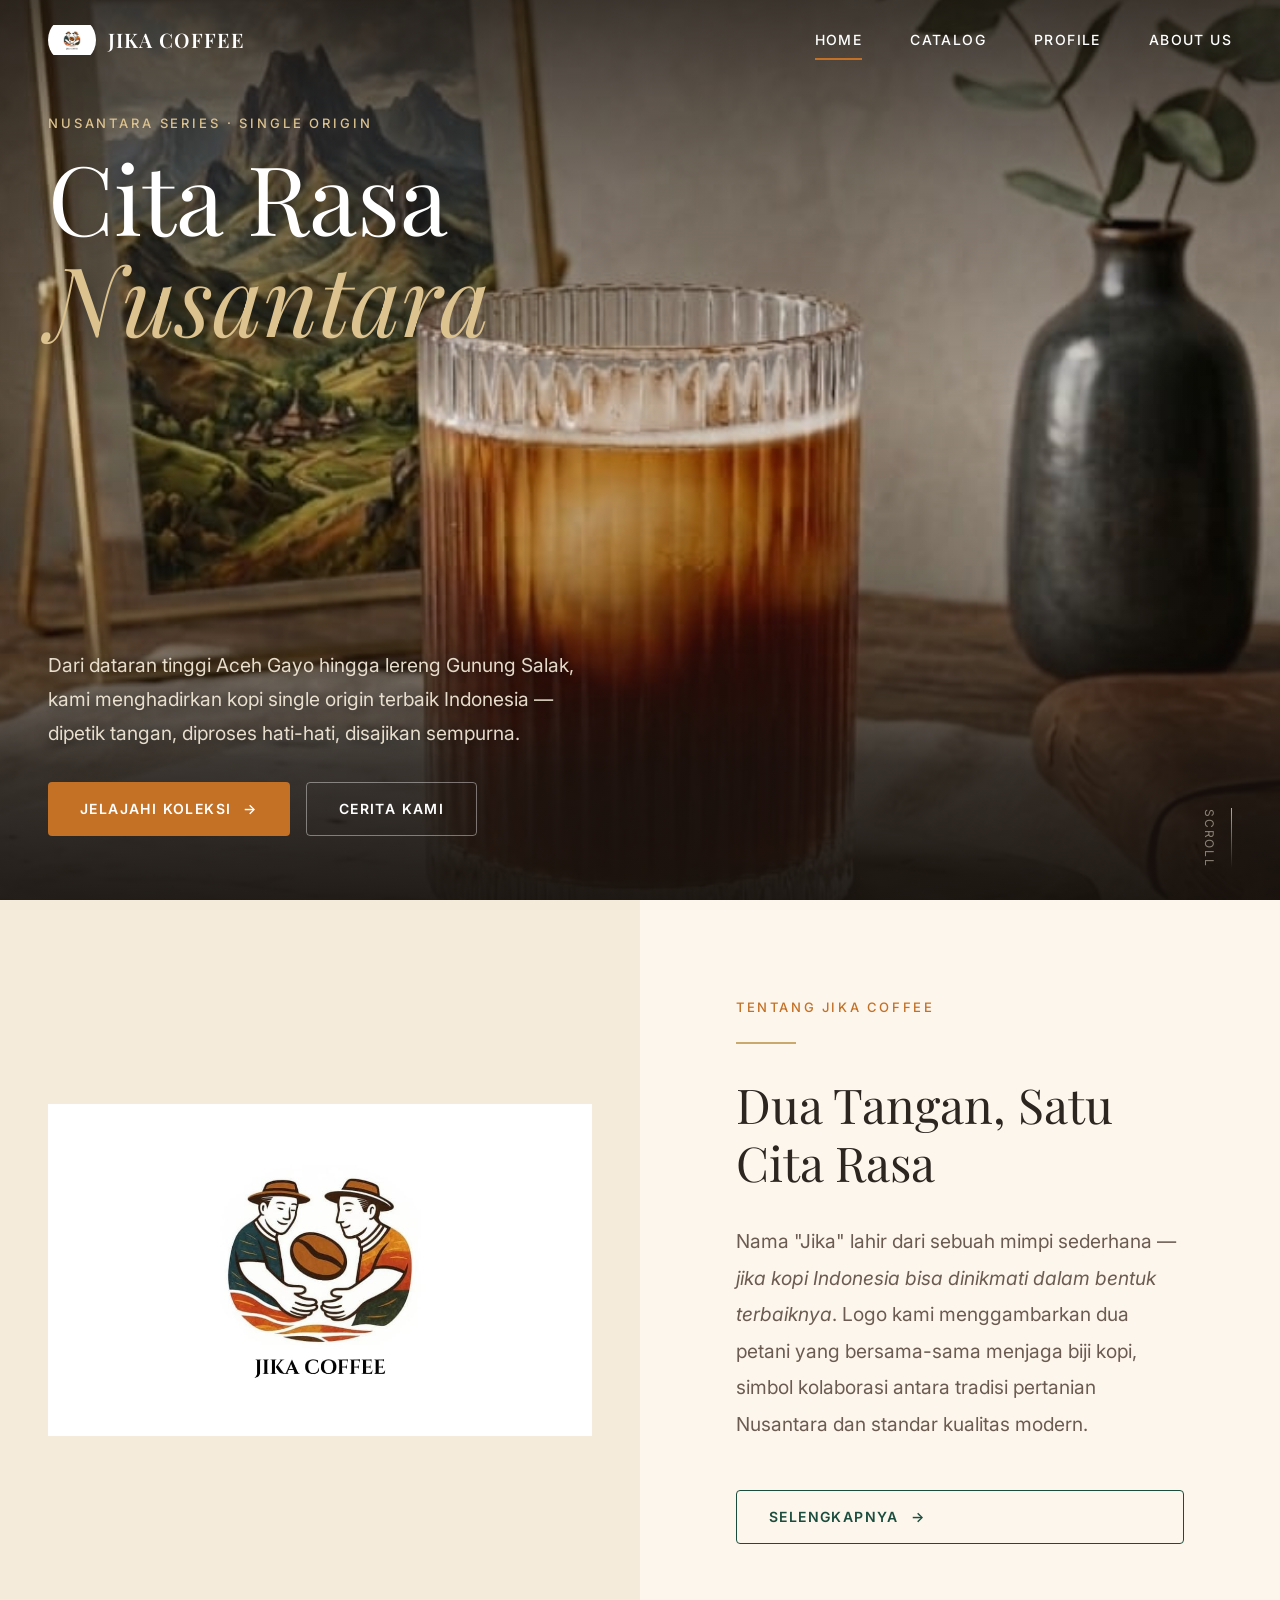
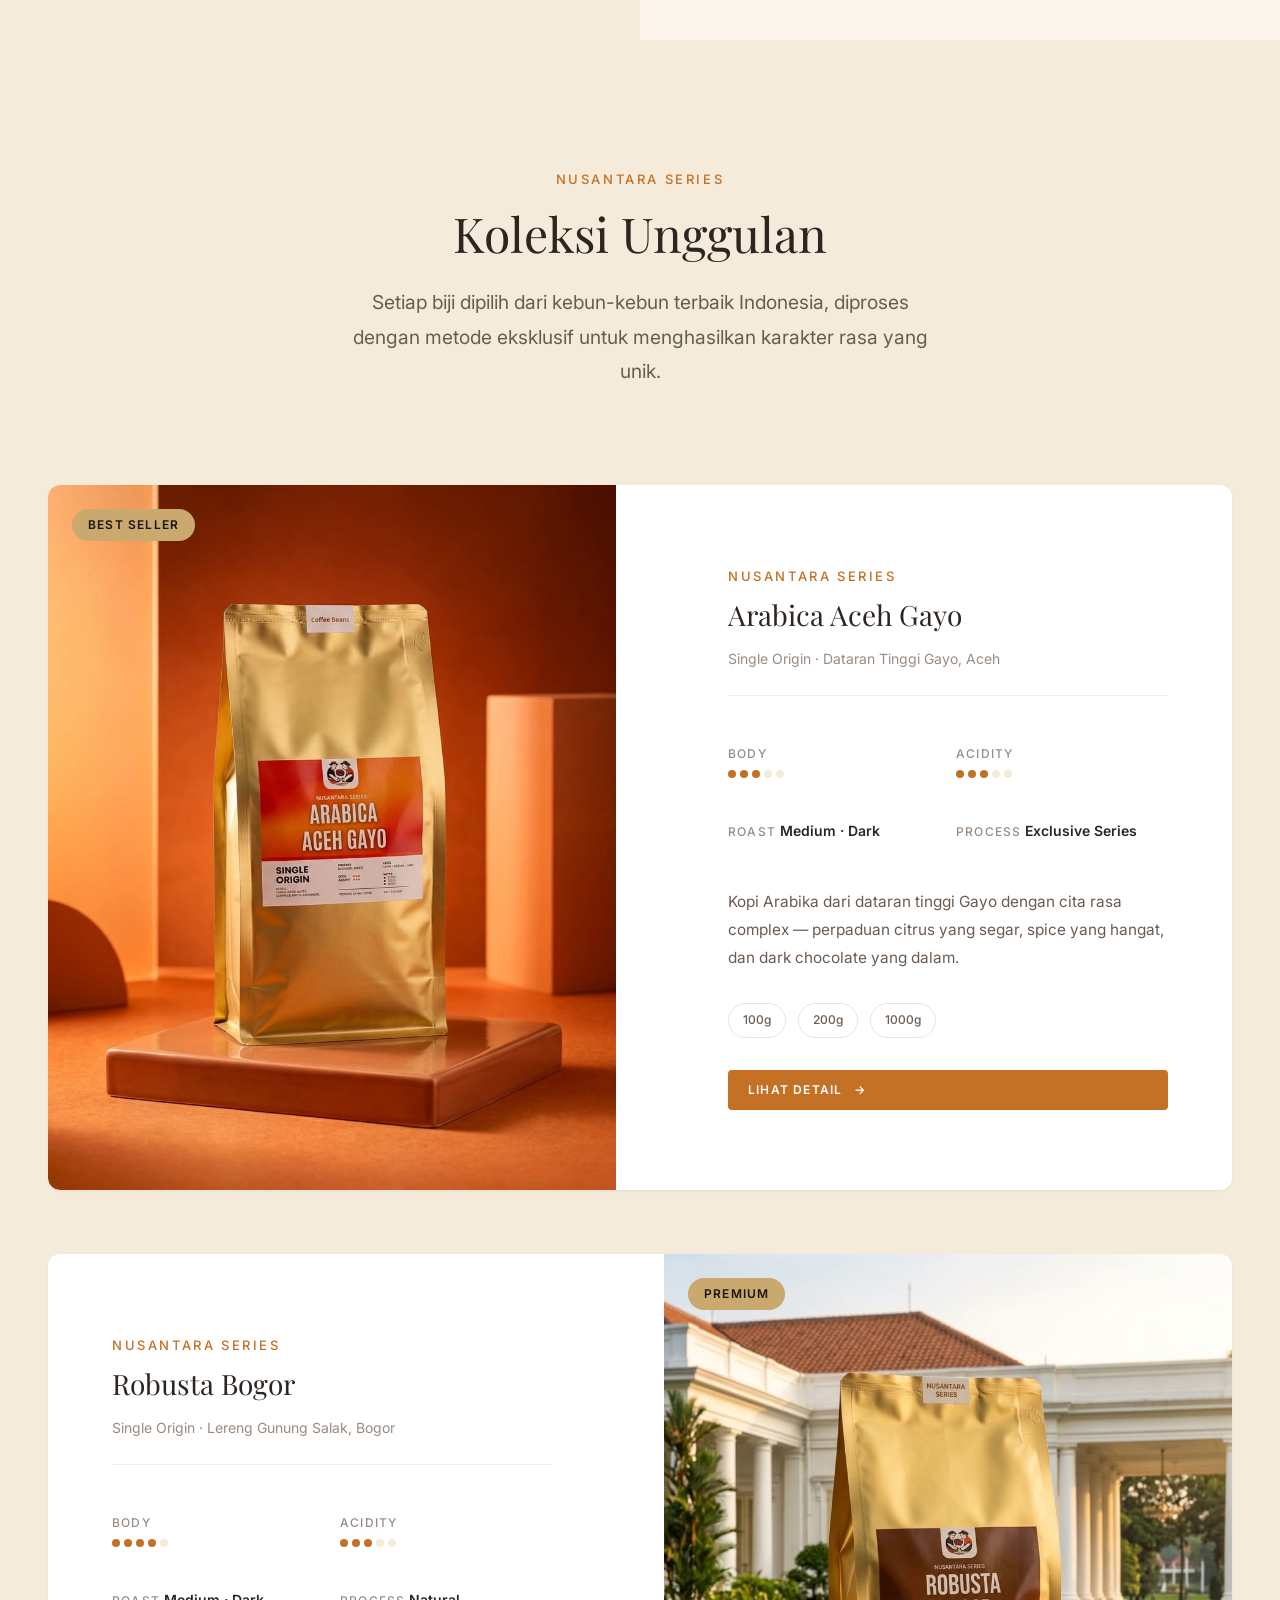
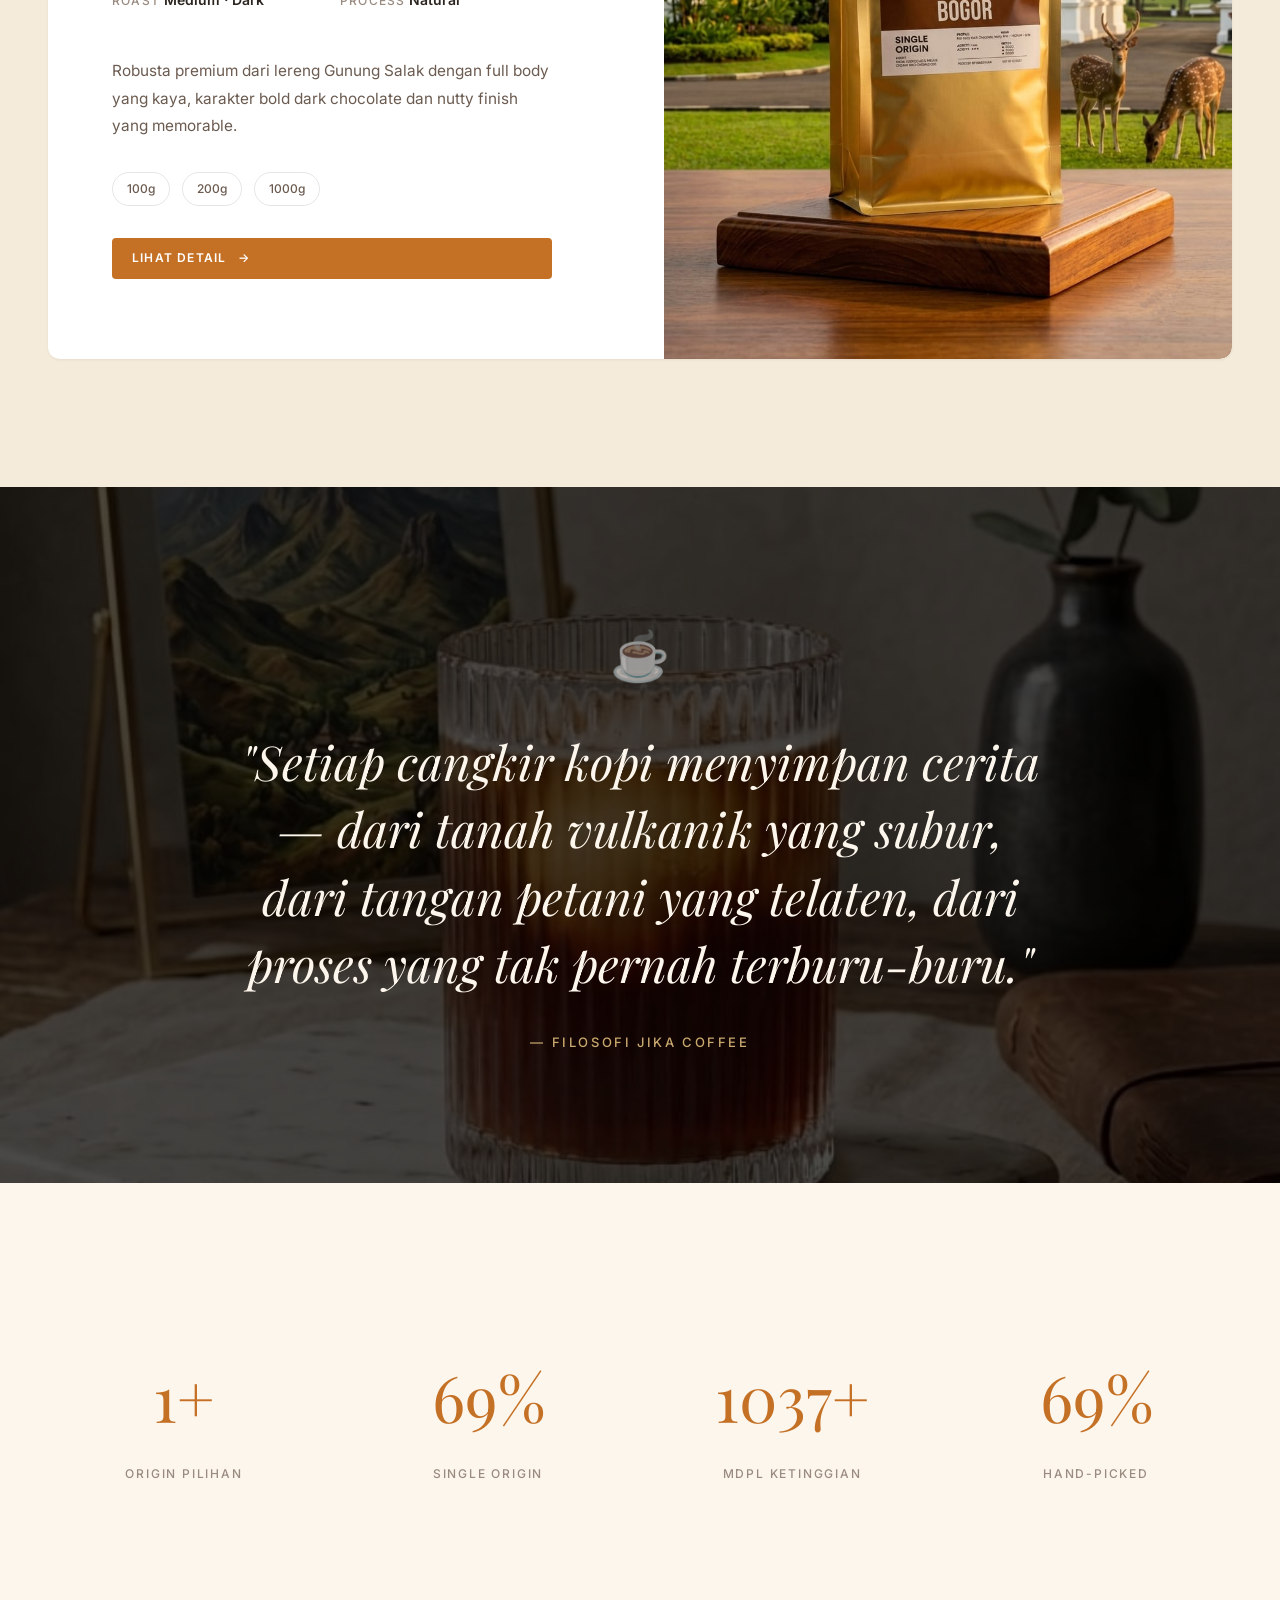
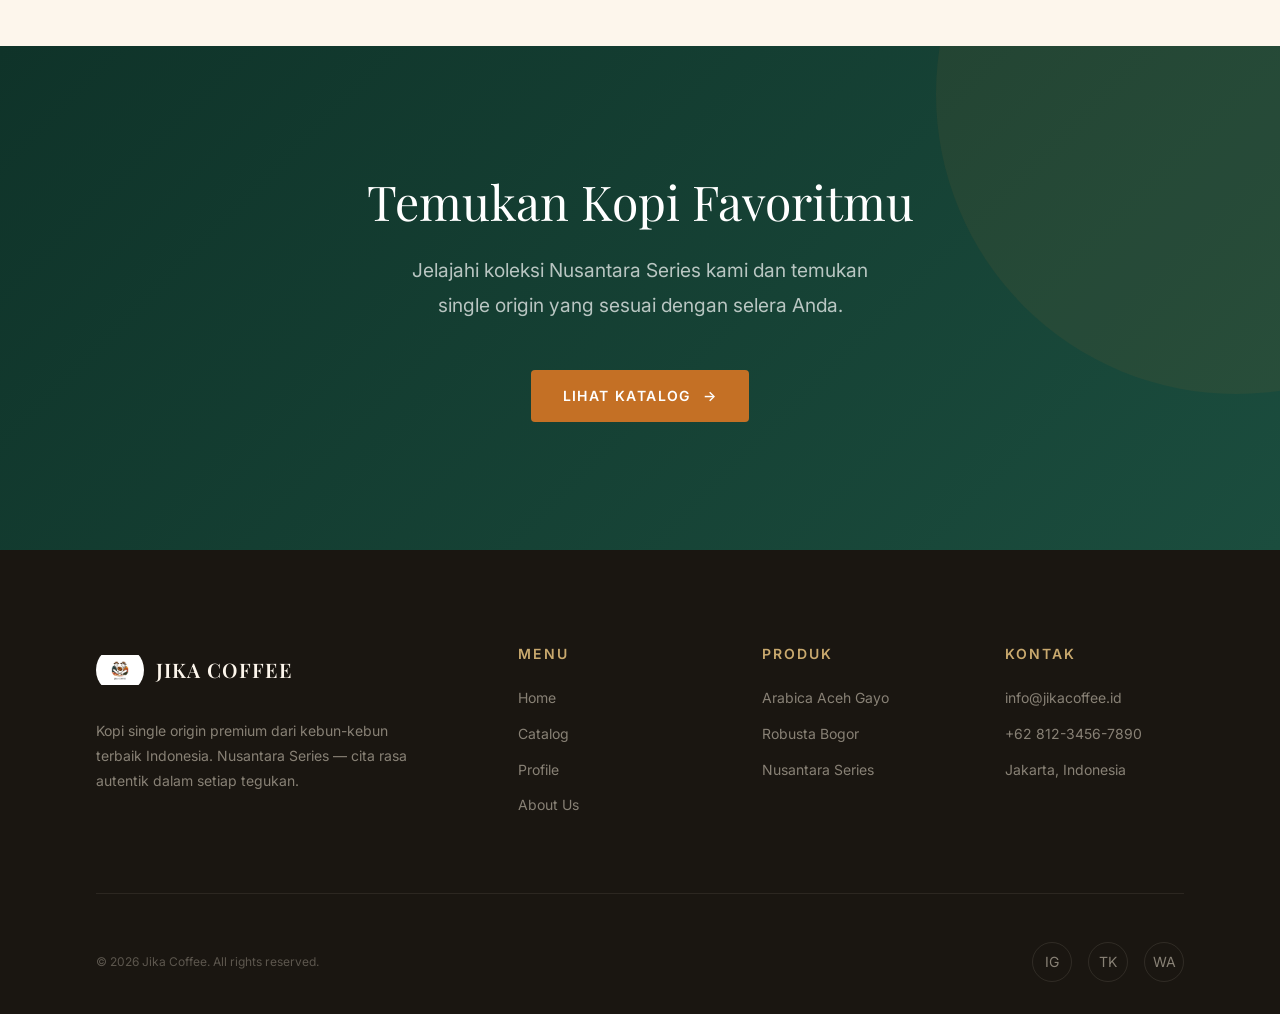
<file: index.html>
<!DOCTYPE html>
<html lang="id">
<head>
  <meta charset="UTF-8">
  <meta name="viewport" content="width=device-width, initial-scale=1.0">
  <meta name="description" content="Jika Coffee — Kopi Single Origin premium dari Nusantara. Arabica Aceh Gayo, Robusta Bogor, dan koleksi biji kopi pilihan terbaik Indonesia.">
  <meta property="og:title" content="Jika Coffee — Cita Rasa Nusantara">
  <meta property="og:description" content="Kopi Single Origin premium dari kebun terbaik Indonesia. Nusantara Series — dari Aceh Gayo hingga Bogor.">
  <meta property="og:type" content="website">
  <title>Jika Coffee — Cita Rasa Nusantara, Dalam Setiap Tegukan</title>
  <link rel="icon" type="image/jpeg" href="assets/logo.jpeg">
  <link rel="stylesheet" href="css/style.css">
</head>
<body>

  <!-- ======== Navbar ======== -->
  <nav class="navbar" id="navbar">
    <a href="index.html" class="navbar__logo">
      <img src="assets/logo.jpeg" alt="Jika Coffee Logo" width="48" height="48">
      <span class="navbar__logo-text">JIKA COFFEE</span>
    </a>

    <div class="navbar__nav">
      <a href="index.html" class="navbar__link active">Home</a>
      <a href="catalog.html" class="navbar__link">Catalog</a>
      <a href="profile.html" class="navbar__link">Profile</a>
      <a href="about.html" class="navbar__link">About Us</a>
    </div>

    <button class="navbar__toggle" id="navToggle" aria-label="Toggle menu">
      <span></span>
      <span></span>
      <span></span>
    </button>
  </nav>

  <!-- ======== Mobile Menu ======== -->
  <div class="mobile-menu" id="mobileMenu">
    <a href="index.html" class="mobile-menu__link">Home</a>
    <a href="catalog.html" class="mobile-menu__link">Catalog</a>
    <a href="profile.html" class="mobile-menu__link">Profile</a>
    <a href="about.html" class="mobile-menu__link">About Us</a>
  </div>

  <!-- ======== Main Content ======== -->
  <main class="page-content" id="MainContent">

    <!-- Hero Section -->
    <section class="hero" id="hero">
      <div class="hero__bg">
        <img src="assets/cold-brew.jpeg" alt="Jika Coffee artisan cold brew" width="1200" height="1600">
        <div class="hero__overlay"></div>
      </div>

      <div class="hero__container">
        <div class="hero__top">
          <p class="hero__subtitle">Nusantara Series · Single Origin</p>
          <h1 class="hero__title">Cita Rasa<br><em>Nusantara</em></h1>
        </div>

        <div class="hero__bottom">
          <p class="hero__desc">Dari dataran tinggi Aceh Gayo hingga lereng Gunung Salak, kami menghadirkan kopi single origin terbaik Indonesia — dipetik tangan, diproses hati-hati, disajikan sempurna.</p>
          <div class="hero__cta">
            <a href="catalog.html" class="btn btn--primary">
              Jelajahi Koleksi
              <span class="btn__arrow">→</span>
            </a>
            <a href="about.html" class="btn btn--outline">Cerita Kami</a>
          </div>
        </div>
      </div>

      <div class="hero__scroll">
        <span>Scroll</span>
      </div>
    </section>

    <!-- Brand Story Section -->
    <section class="split" id="story">
      <div class="split__image reveal reveal--left">
        <img src="assets/logo.jpeg" alt="Jika Coffee brand — dua petani kopi" loading="lazy" width="800" height="600" style="object-fit: contain; background: var(--cream-dark); padding: 3rem;">
      </div>
      <div class="split__content reveal reveal--right">
        <span class="split__label">Tentang Jika Coffee</span>
        <div class="split__divider"></div>
        <h2 class="split__title">Dua Tangan, Satu Cita Rasa</h2>
        <p class="split__text">
          Nama "Jika" lahir dari sebuah mimpi sederhana — <em>jika kopi Indonesia bisa dinikmati dalam bentuk terbaiknya</em>. Logo kami menggambarkan dua petani yang bersama-sama menjaga biji kopi, simbol kolaborasi antara tradisi pertanian Nusantara dan standar kualitas modern.
        </p>
        <a href="profile.html" class="btn btn--outline-dark">
          Selengkapnya
          <span class="btn__arrow">→</span>
        </a>
      </div>
    </section>

    <!-- Featured Products -->
    <section class="products-section section--cream" id="products">
      <div class="container">
        <div class="section-header reveal">
          <p class="section-header__label">Nusantara Series</p>
          <h2 class="section-header__title">Koleksi Unggulan</h2>
          <p class="section-header__desc">Setiap biji dipilih dari kebun-kebun terbaik Indonesia, diproses dengan metode eksklusif untuk menghasilkan karakter rasa yang unik.</p>
        </div>

        <!-- Product 1: Arabica Aceh Gayo -->
        <div class="product-card reveal">
          <div class="product-card__image">
            <img src="assets/arabica-aceh-gayo.jpeg" alt="Arabica Aceh Gayo — Jika Coffee Nusantara Series" loading="lazy" width="600" height="800">
            <span class="product-card__badge">Best Seller</span>
          </div>
          <div class="product-card__info">
            <span class="product-card__series">Nusantara Series</span>
            <h3 class="product-card__name">Arabica Aceh Gayo</h3>
            <p class="product-card__origin">Single Origin · Dataran Tinggi Gayo, Aceh</p>
            <div class="product-card__specs">
              <div class="spec">
                <span class="spec__label">Body</span>
                <div class="spec__dots">
                  <span class="spec__dot active"></span>
                  <span class="spec__dot active"></span>
                  <span class="spec__dot active"></span>
                  <span class="spec__dot"></span>
                  <span class="spec__dot"></span>
                </div>
              </div>
              <div class="spec">
                <span class="spec__label">Acidity</span>
                <div class="spec__dots">
                  <span class="spec__dot active"></span>
                  <span class="spec__dot active"></span>
                  <span class="spec__dot active"></span>
                  <span class="spec__dot"></span>
                  <span class="spec__dot"></span>
                </div>
              </div>
              <div class="spec">
                <span class="spec__label">Roast</span>
                <span class="spec__value">Medium · Dark</span>
              </div>
              <div class="spec">
                <span class="spec__label">Process</span>
                <span class="spec__value">Exclusive Series</span>
              </div>
            </div>
            <p class="product-card__desc">Kopi Arabika dari dataran tinggi Gayo dengan cita rasa complex — perpaduan citrus yang segar, spice yang hangat, dan dark chocolate yang dalam.</p>
            <div class="product-card__sizes">
              <span class="size-tag">100g</span>
              <span class="size-tag">200g</span>
              <span class="size-tag">1000g</span>
            </div>
            <a href="catalog.html" class="btn btn--primary btn--sm">
              Lihat Detail
              <span class="btn__arrow">→</span>
            </a>
          </div>
        </div>

        <div style="height: var(--space-3xl);"></div>

        <!-- Product 2: Robusta Bogor -->
        <div class="product-card product-card--reverse reveal">
          <div class="product-card__image">
            <img src="assets/robusta-bogor.jpeg" alt="Robusta Bogor — Jika Coffee Nusantara Series" loading="lazy" width="600" height="800">
            <span class="product-card__badge">Premium</span>
          </div>
          <div class="product-card__info">
            <span class="product-card__series">Nusantara Series</span>
            <h3 class="product-card__name">Robusta Bogor</h3>
            <p class="product-card__origin">Single Origin · Lereng Gunung Salak, Bogor</p>
            <div class="product-card__specs">
              <div class="spec">
                <span class="spec__label">Body</span>
                <div class="spec__dots">
                  <span class="spec__dot active"></span>
                  <span class="spec__dot active"></span>
                  <span class="spec__dot active"></span>
                  <span class="spec__dot active"></span>
                  <span class="spec__dot"></span>
                </div>
              </div>
              <div class="spec">
                <span class="spec__label">Acidity</span>
                <div class="spec__dots">
                  <span class="spec__dot active"></span>
                  <span class="spec__dot active"></span>
                  <span class="spec__dot active"></span>
                  <span class="spec__dot"></span>
                  <span class="spec__dot"></span>
                </div>
              </div>
              <div class="spec">
                <span class="spec__label">Roast</span>
                <span class="spec__value">Medium · Dark</span>
              </div>
              <div class="spec">
                <span class="spec__label">Process</span>
                <span class="spec__value">Natural</span>
              </div>
            </div>
            <p class="product-card__desc">Robusta premium dari lereng Gunung Salak dengan full body yang kaya, karakter bold dark chocolate dan nutty finish yang memorable.</p>
            <div class="product-card__sizes">
              <span class="size-tag">100g</span>
              <span class="size-tag">200g</span>
              <span class="size-tag">1000g</span>
            </div>
            <a href="catalog.html" class="btn btn--primary btn--sm">
              Lihat Detail
              <span class="btn__arrow">→</span>
            </a>
          </div>
        </div>
      </div>
    </section>

    <!-- Philosophy Quote -->
    <section class="quote-section" id="philosophy">
      <div class="quote-section__bg">
        <img src="assets/cold-brew.jpeg" alt="Coffee background" loading="lazy" width="1200" height="1600">
      </div>
      <div class="quote-section__content reveal">
        <div class="quote-section__icon">☕</div>
        <p class="quote-section__text">"Setiap cangkir kopi menyimpan cerita — dari tanah vulkanik yang subur, dari tangan petani yang telaten, dari proses yang tak pernah terburu-buru."</p>
        <span class="quote-section__author">— Filosofi Jika Coffee</span>
      </div>
    </section>

    <!-- Stats Section -->
    <section class="section">
      <div class="container">
        <div class="stats reveal">
          <div class="stat">
            <div class="stat__number" data-count="2" data-suffix="+">0</div>
            <span class="stat__label">Origin Pilihan</span>
          </div>
          <div class="stat">
            <div class="stat__number" data-count="100" data-suffix="%">0</div>
            <span class="stat__label">Single Origin</span>
          </div>
          <div class="stat">
            <div class="stat__number" data-count="1500" data-suffix="+">0</div>
            <span class="stat__label">MDPL Ketinggian</span>
          </div>
          <div class="stat">
            <div class="stat__number" data-count="100" data-suffix="%">0</div>
            <span class="stat__label">Hand-Picked</span>
          </div>
        </div>
      </div>
    </section>

    <!-- CTA Section -->
    <section class="cta-section" id="cta">
      <div class="cta-section__content reveal">
        <h2 class="cta-section__title">Temukan Kopi Favoritmu</h2>
        <p class="cta-section__desc">Jelajahi koleksi Nusantara Series kami dan temukan single origin yang sesuai dengan selera Anda.</p>
        <a href="catalog.html" class="btn btn--primary">
          Lihat Katalog
          <span class="btn__arrow">→</span>
        </a>
      </div>
    </section>

  </main>

  <!-- ======== Footer ======== -->
  <footer class="footer" id="footer">
    <div class="container">
      <div class="footer__top">
        <div>
          <a href="index.html" class="navbar__logo" style="margin-bottom: var(--space-sm);">
            <img src="assets/logo.jpeg" alt="Jika Coffee" width="48" height="48" style="border-radius: 50%;">
            <span class="navbar__logo-text" style="color: var(--cream);">JIKA COFFEE</span>
          </a>
          <p class="footer__brand-desc">Kopi single origin premium dari kebun-kebun terbaik Indonesia. Nusantara Series — cita rasa autentik dalam setiap tegukan.</p>
        </div>

        <div>
          <h4 class="footer__heading">Menu</h4>
          <a href="index.html" class="footer__link">Home</a>
          <a href="catalog.html" class="footer__link">Catalog</a>
          <a href="profile.html" class="footer__link">Profile</a>
          <a href="about.html" class="footer__link">About Us</a>
        </div>

        <div>
          <h4 class="footer__heading">Produk</h4>
          <a href="catalog.html" class="footer__link">Arabica Aceh Gayo</a>
          <a href="catalog.html" class="footer__link">Robusta Bogor</a>
          <a href="catalog.html" class="footer__link">Nusantara Series</a>
        </div>

        <div>
          <h4 class="footer__heading">Kontak</h4>
          <span class="footer__link">info@jikacoffee.id</span>
          <span class="footer__link">+62 812-3456-7890</span>
          <span class="footer__link">Jakarta, Indonesia</span>
        </div>
      </div>

      <div class="footer__bottom">
        <span class="footer__copyright">© 2026 Jika Coffee. All rights reserved.</span>
        <div class="footer__socials">
          <a href="#" class="footer__social" aria-label="Instagram">IG</a>
          <a href="#" class="footer__social" aria-label="TikTok">TK</a>
          <a href="#" class="footer__social" aria-label="WhatsApp">WA</a>
        </div>
      </div>
    </div>
  </footer>

  <script src="js/main.js"></script>
</body>
</html>
</file>
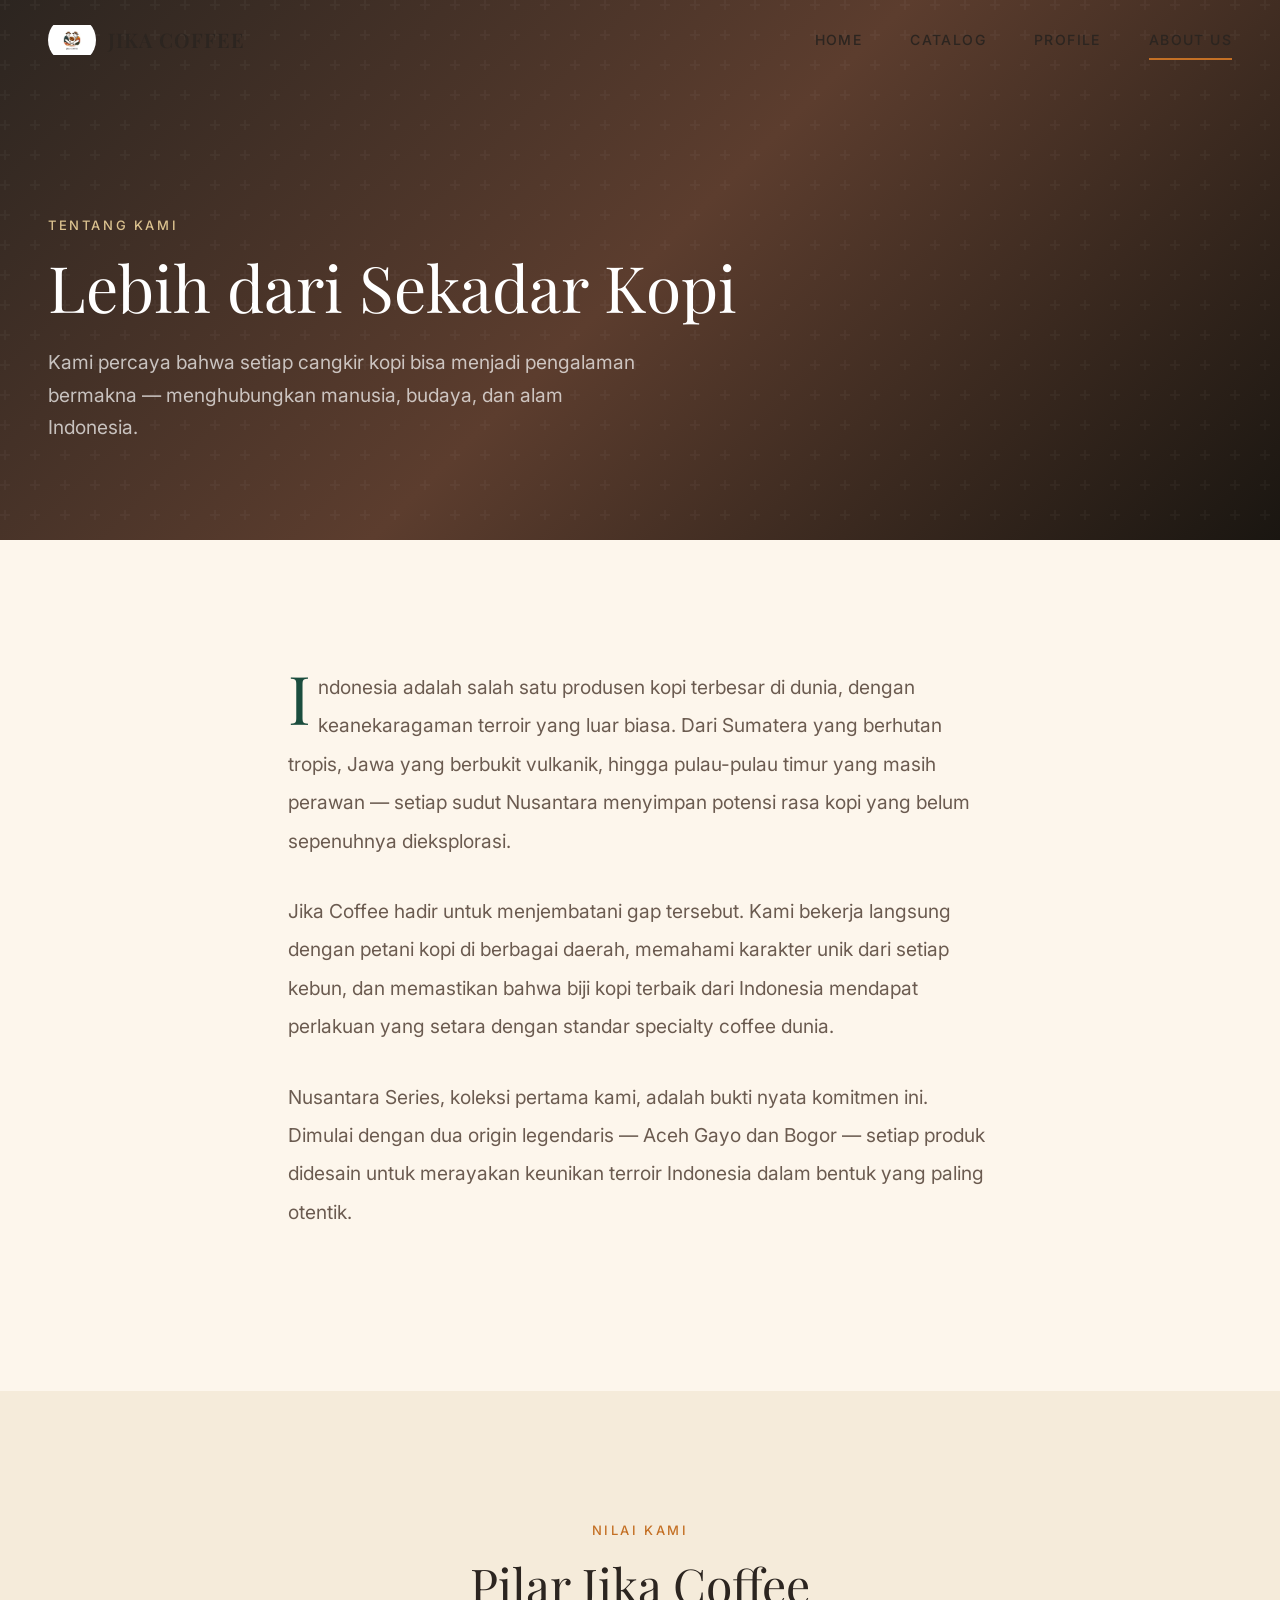
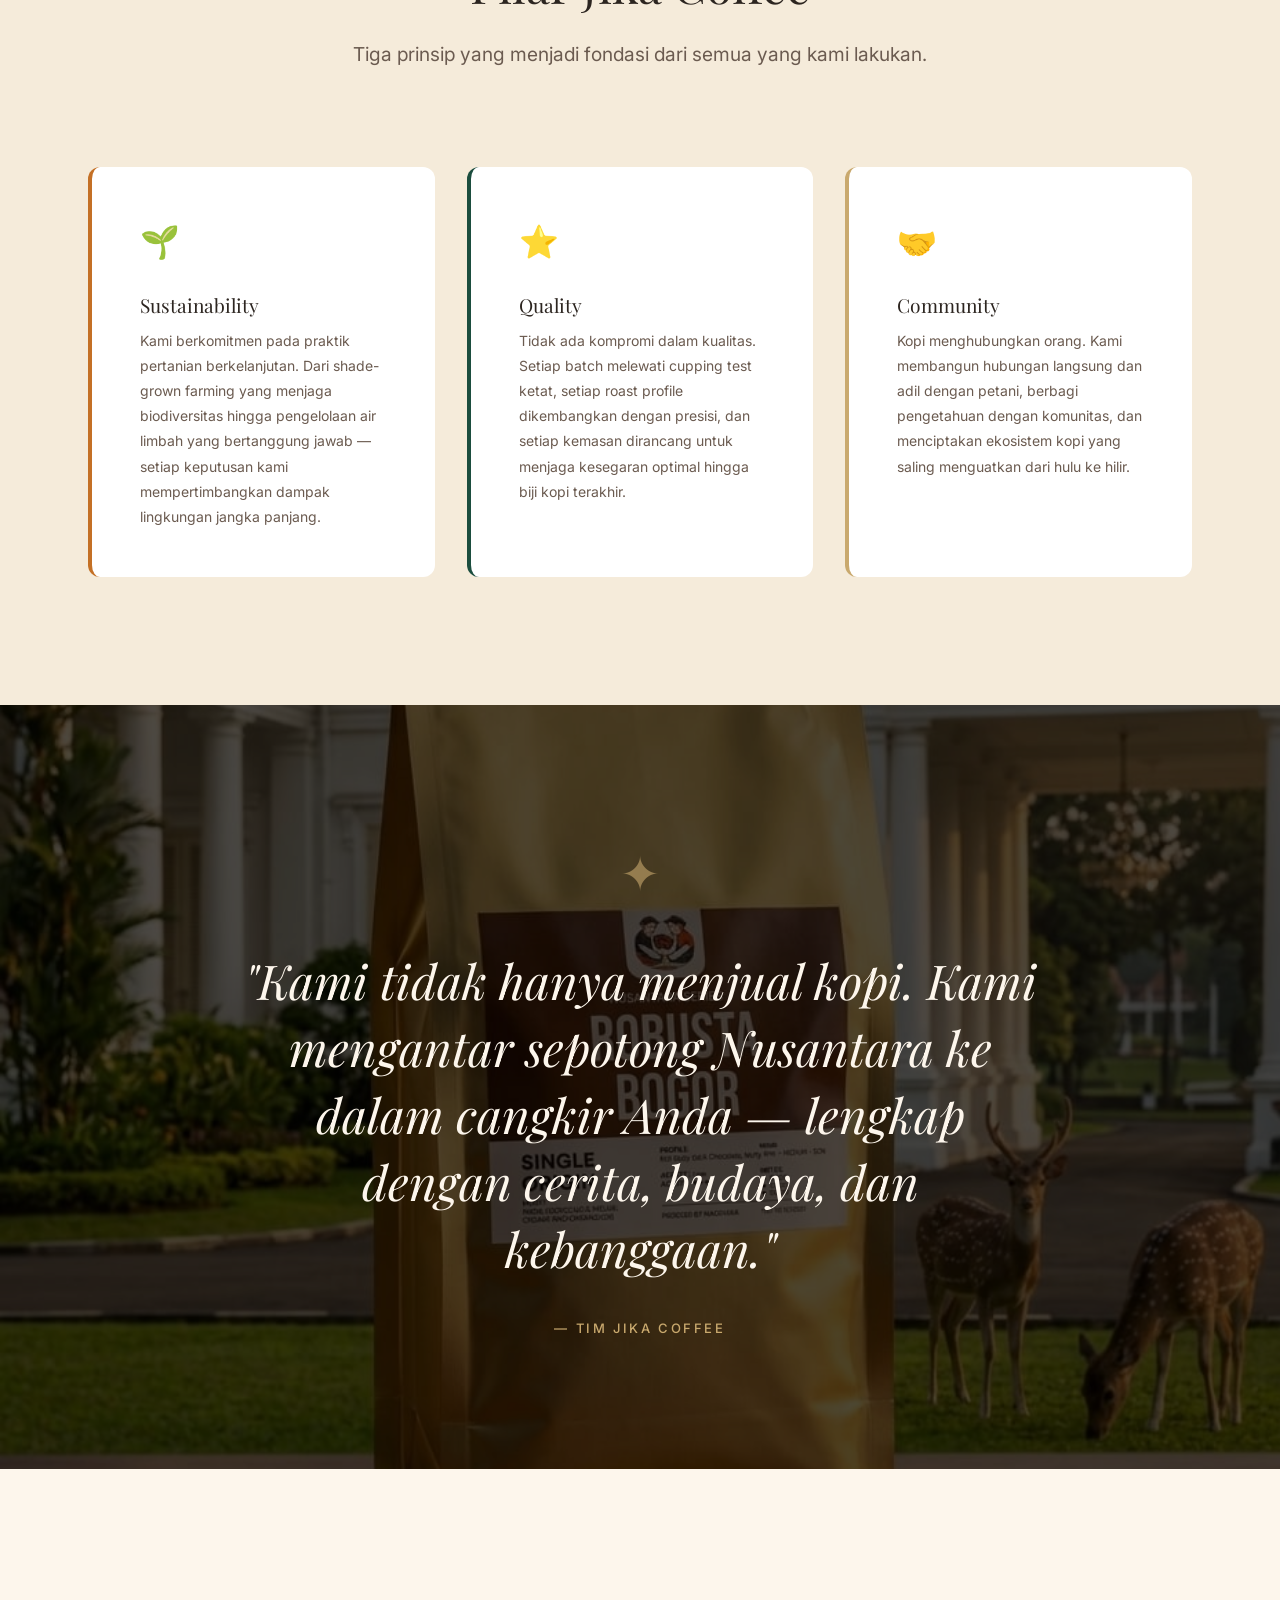
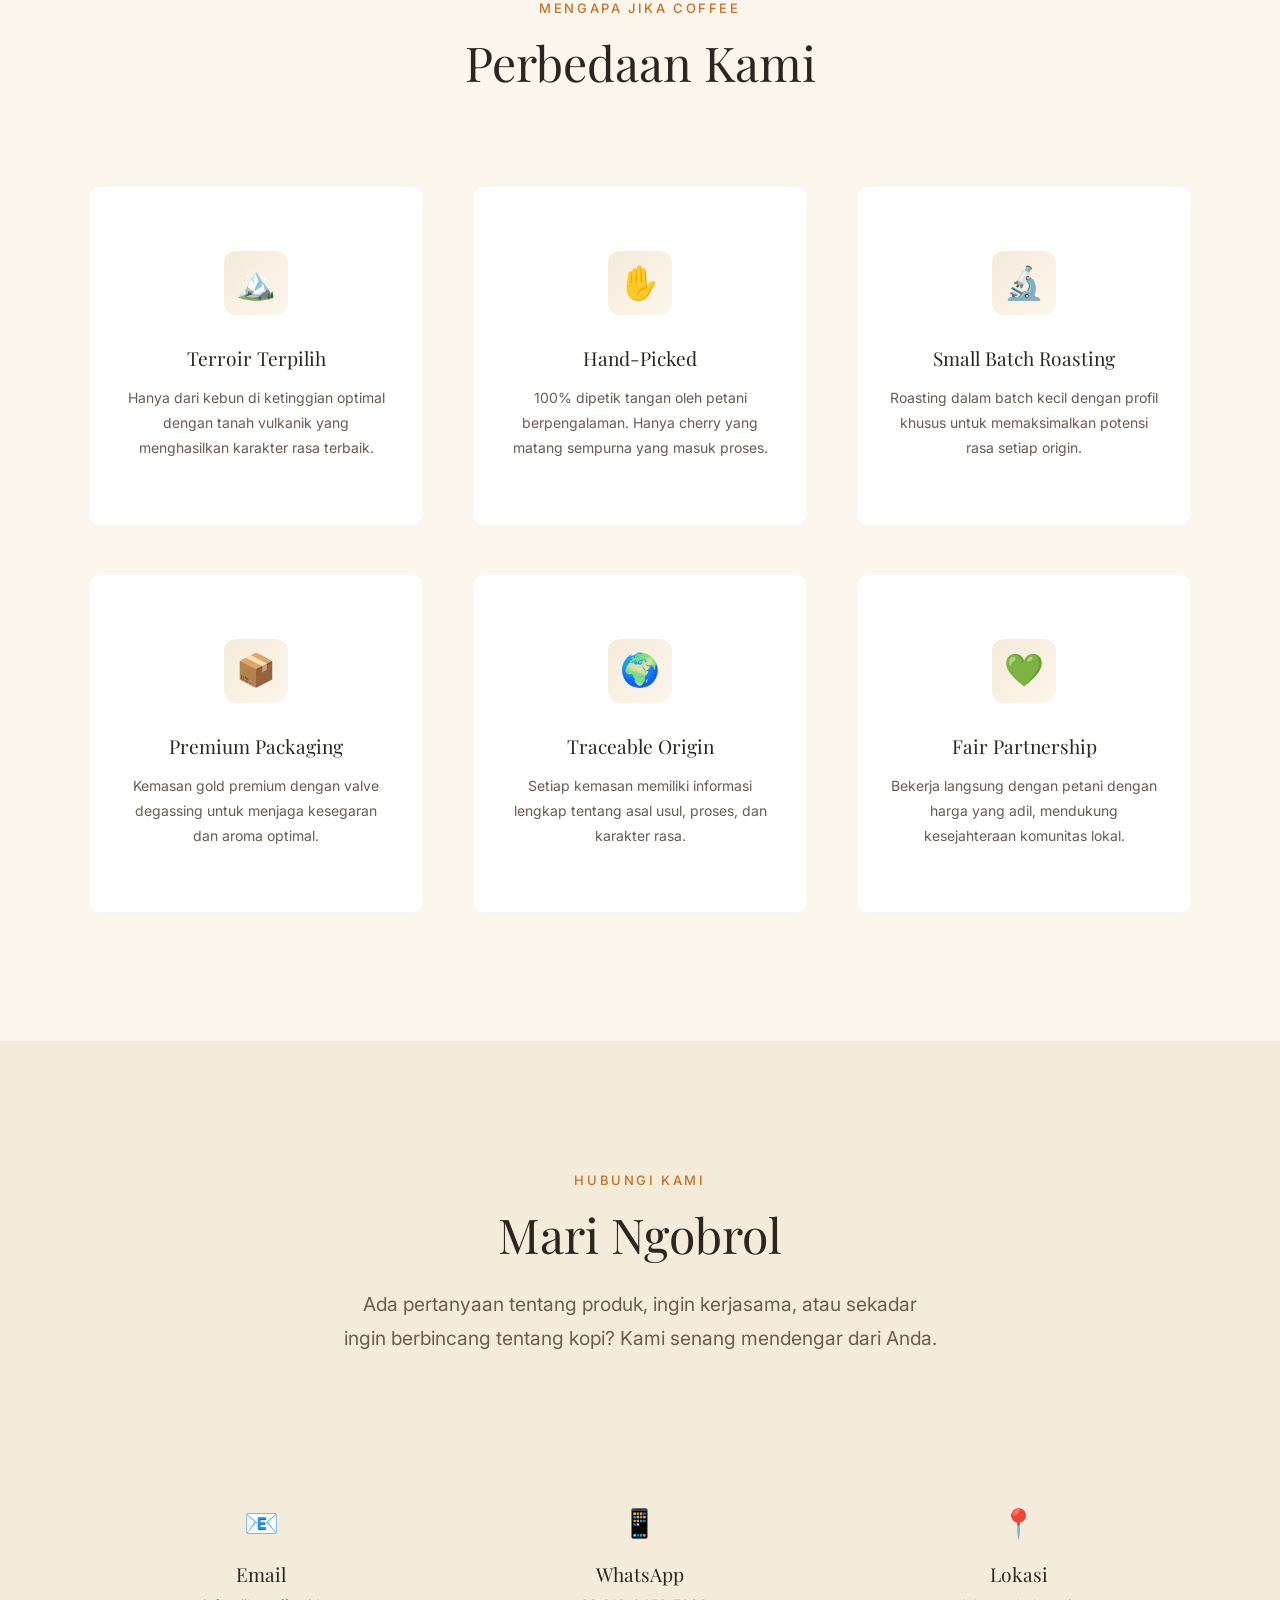
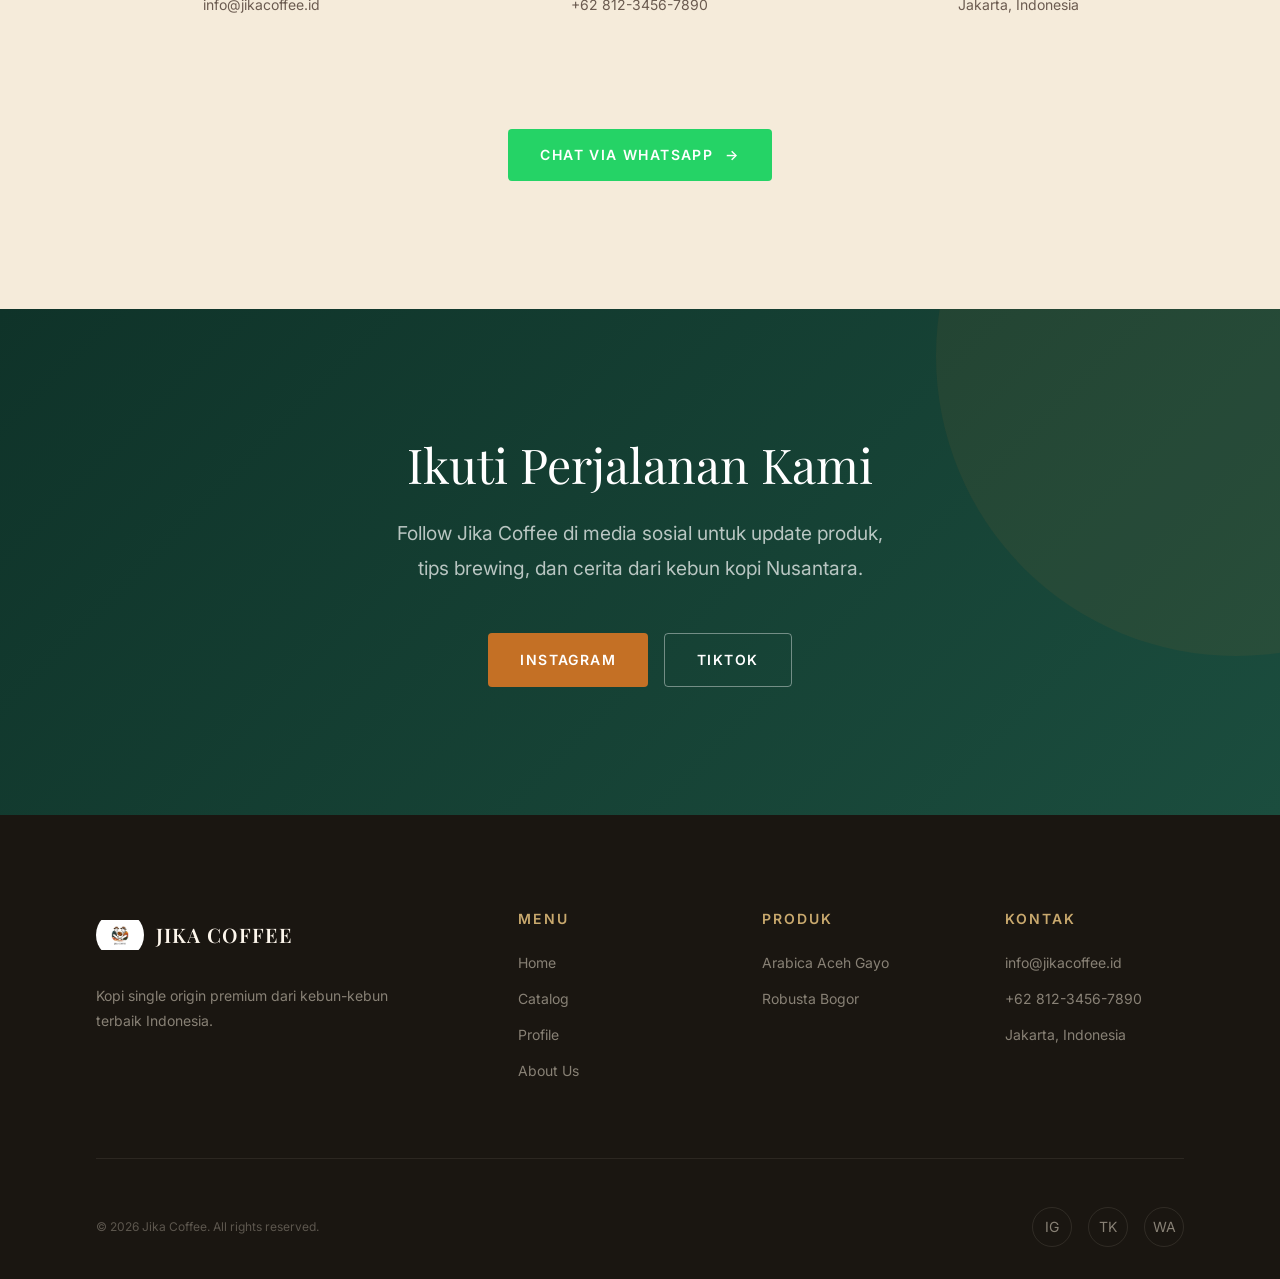
<file: about.html>
<!DOCTYPE html>
<html lang="id">
<head>
  <meta charset="UTF-8">
  <meta name="viewport" content="width=device-width, initial-scale=1.0">
  <meta name="description" content="Tentang Jika Coffee — Nilai-nilai kami, cerita kami, dan cara menghubungi kami. Kopi single origin premium dari Indonesia.">
  <meta property="og:title" content="Tentang Kami — Jika Coffee">
  <meta property="og:description" content="Kenali lebih dekat Jika Coffee — sustainability, quality, community.">
  <title>Tentang Kami — Jika Coffee</title>
  <link rel="icon" type="image/jpeg" href="assets/logo.jpeg">
  <link rel="stylesheet" href="css/style.css">
</head>
<body>

  <!-- ======== Navbar ======== -->
  <nav class="navbar scrolled" id="navbar">
    <a href="index.html" class="navbar__logo">
      <img src="assets/logo.jpeg" alt="Jika Coffee Logo" width="48" height="48">
      <span class="navbar__logo-text" style="color: var(--text-primary);">JIKA COFFEE</span>
    </a>
    <div class="navbar__nav">
      <a href="index.html" class="navbar__link" style="color: var(--text-primary);">Home</a>
      <a href="catalog.html" class="navbar__link" style="color: var(--text-primary);">Catalog</a>
      <a href="profile.html" class="navbar__link" style="color: var(--text-primary);">Profile</a>
      <a href="about.html" class="navbar__link active" style="color: var(--text-primary);">About Us</a>
    </div>
    <button class="navbar__toggle" id="navToggle" aria-label="Toggle menu">
      <span style="background-color: var(--text-primary);"></span>
      <span style="background-color: var(--text-primary);"></span>
      <span style="background-color: var(--text-primary);"></span>
    </button>
  </nav>

  <!-- ======== Mobile Menu ======== -->
  <div class="mobile-menu" id="mobileMenu">
    <a href="index.html" class="mobile-menu__link">Home</a>
    <a href="catalog.html" class="mobile-menu__link">Catalog</a>
    <a href="profile.html" class="mobile-menu__link">Profile</a>
    <a href="about.html" class="mobile-menu__link">About Us</a>
  </div>

  <!-- ======== Main Content ======== -->
  <main class="page-content" id="MainContent">

    <!-- Page Hero -->
    <section class="page-hero page-hero--tall">
      <div class="page-hero__bg" style="background: linear-gradient(135deg, #2C2520 0%, #5C3D2E 50%, #1A1611 100%);"></div>
      <div class="page-hero__content">
        <p class="page-hero__label">Tentang Kami</p>
        <h1 class="page-hero__title">Lebih dari Sekadar Kopi</h1>
        <p class="page-hero__desc">Kami percaya bahwa setiap cangkir kopi bisa menjadi pengalaman bermakna — menghubungkan manusia, budaya, dan alam Indonesia.</p>
      </div>
    </section>

    <!-- Our Story -->
    <section class="section" id="our-story">
      <div class="content-block reveal">
        <p class="content-block__text">
          Indonesia adalah salah satu produsen kopi terbesar di dunia, dengan keanekaragaman terroir yang luar biasa. Dari Sumatera yang berhutan tropis, Jawa yang berbukit vulkanik, hingga pulau-pulau timur yang masih perawan — setiap sudut Nusantara menyimpan potensi rasa kopi yang belum sepenuhnya dieksplorasi.
        </p>
        <p class="content-block__text">
          Jika Coffee hadir untuk menjembatani gap tersebut. Kami bekerja langsung dengan petani kopi di berbagai daerah, memahami karakter unik dari setiap kebun, dan memastikan bahwa biji kopi terbaik dari Indonesia mendapat perlakuan yang setara dengan standar specialty coffee dunia.
        </p>
        <p class="content-block__text">
          Nusantara Series, koleksi pertama kami, adalah bukti nyata komitmen ini. Dimulai dengan dua origin legendaris — Aceh Gayo dan Bogor — setiap produk didesain untuk merayakan keunikan terroir Indonesia dalam bentuk yang paling otentik.
        </p>
      </div>
    </section>

    <!-- Our Values -->
    <section class="section section--cream" id="values">
      <div class="container container--content">
        <div class="section-header reveal">
          <p class="section-header__label">Nilai Kami</p>
          <h2 class="section-header__title">Pilar Jika Coffee</h2>
          <p class="section-header__desc">Tiga prinsip yang menjadi fondasi dari semua yang kami lakukan.</p>
        </div>

        <div class="values-grid">
          <div class="value-card reveal reveal--delay-1">
            <div class="value-card__icon">🌱</div>
            <h3 class="value-card__title">Sustainability</h3>
            <p class="value-card__text">
              Kami berkomitmen pada praktik pertanian berkelanjutan. Dari shade-grown farming yang menjaga biodiversitas hingga pengelolaan air limbah yang bertanggung jawab — setiap keputusan kami mempertimbangkan dampak lingkungan jangka panjang.
            </p>
          </div>

          <div class="value-card reveal reveal--delay-2">
            <div class="value-card__icon">⭐</div>
            <h3 class="value-card__title">Quality</h3>
            <p class="value-card__text">
              Tidak ada kompromi dalam kualitas. Setiap batch melewati cupping test ketat, setiap roast profile dikembangkan dengan presisi, dan setiap kemasan dirancang untuk menjaga kesegaran optimal hingga biji kopi terakhir.
            </p>
          </div>

          <div class="value-card reveal reveal--delay-3">
            <div class="value-card__icon">🤝</div>
            <h3 class="value-card__title">Community</h3>
            <p class="value-card__text">
              Kopi menghubungkan orang. Kami membangun hubungan langsung dan adil dengan petani, berbagi pengetahuan dengan komunitas, dan menciptakan ekosistem kopi yang saling menguatkan dari hulu ke hilir.
            </p>
          </div>
        </div>
      </div>
    </section>

    <!-- Quote Strip -->
    <section class="quote-section">
      <div class="quote-section__bg">
        <img src="assets/robusta-bogor.jpeg" alt="Coffee background" loading="lazy" width="800" height="1000">
      </div>
      <div class="quote-section__content reveal">
        <div class="quote-section__icon">✦</div>
        <p class="quote-section__text">"Kami tidak hanya menjual kopi. Kami mengantar sepotong Nusantara ke dalam cangkir Anda — lengkap dengan cerita, budaya, dan kebanggaan."</p>
        <span class="quote-section__author">— Tim Jika Coffee</span>
      </div>
    </section>

    <!-- Features / Why Choose Us -->
    <section class="section" id="why-us">
      <div class="container container--content">
        <div class="section-header reveal">
          <p class="section-header__label">Mengapa Jika Coffee</p>
          <h2 class="section-header__title">Perbedaan Kami</h2>
        </div>

        <div class="features-grid">
          <div class="feature-card reveal reveal--delay-1">
            <div class="feature-card__icon">🏔️</div>
            <h3 class="feature-card__title">Terroir Terpilih</h3>
            <p class="feature-card__text">Hanya dari kebun di ketinggian optimal dengan tanah vulkanik yang menghasilkan karakter rasa terbaik.</p>
          </div>

          <div class="feature-card reveal reveal--delay-2">
            <div class="feature-card__icon">✋</div>
            <h3 class="feature-card__title">Hand-Picked</h3>
            <p class="feature-card__text">100% dipetik tangan oleh petani berpengalaman. Hanya cherry yang matang sempurna yang masuk proses.</p>
          </div>

          <div class="feature-card reveal reveal--delay-3">
            <div class="feature-card__icon">🔬</div>
            <h3 class="feature-card__title">Small Batch Roasting</h3>
            <p class="feature-card__text">Roasting dalam batch kecil dengan profil khusus untuk memaksimalkan potensi rasa setiap origin.</p>
          </div>

          <div class="feature-card reveal reveal--delay-1">
            <div class="feature-card__icon">📦</div>
            <h3 class="feature-card__title">Premium Packaging</h3>
            <p class="feature-card__text">Kemasan gold premium dengan valve degassing untuk menjaga kesegaran dan aroma optimal.</p>
          </div>

          <div class="feature-card reveal reveal--delay-2">
            <div class="feature-card__icon">🌍</div>
            <h3 class="feature-card__title">Traceable Origin</h3>
            <p class="feature-card__text">Setiap kemasan memiliki informasi lengkap tentang asal usul, proses, dan karakter rasa.</p>
          </div>

          <div class="feature-card reveal reveal--delay-3">
            <div class="feature-card__icon">💚</div>
            <h3 class="feature-card__title">Fair Partnership</h3>
            <p class="feature-card__text">Bekerja langsung dengan petani dengan harga yang adil, mendukung kesejahteraan komunitas lokal.</p>
          </div>
        </div>
      </div>
    </section>

    <!-- Contact Section -->
    <section class="section section--cream" id="contact">
      <div class="container container--content">
        <div class="section-header reveal">
          <p class="section-header__label">Hubungi Kami</p>
          <h2 class="section-header__title">Mari Ngobrol</h2>
          <p class="section-header__desc">Ada pertanyaan tentang produk, ingin kerjasama, atau sekadar ingin berbincang tentang kopi? Kami senang mendengar dari Anda.</p>
        </div>

        <div class="contact-info reveal">
          <div class="contact-item">
            <div class="contact-item__icon">📧</div>
            <h3 class="contact-item__title">Email</h3>
            <p class="contact-item__value">info@jikacoffee.id</p>
          </div>

          <div class="contact-item">
            <div class="contact-item__icon">📱</div>
            <h3 class="contact-item__title">WhatsApp</h3>
            <p class="contact-item__value">+62 812-3456-7890</p>
          </div>

          <div class="contact-item">
            <div class="contact-item__icon">📍</div>
            <h3 class="contact-item__title">Lokasi</h3>
            <p class="contact-item__value">Jakarta, Indonesia</p>
          </div>
        </div>

        <div class="reveal" style="text-align: center; margin-top: var(--space-3xl);">
          <a href="https://wa.me/6281234567890" target="_blank" class="btn btn--primary" style="background: #25D366;">
            Chat via WhatsApp
            <span class="btn__arrow">→</span>
          </a>
        </div>
      </div>
    </section>

    <!-- Social Media CTA -->
    <section class="cta-section">
      <div class="cta-section__content reveal">
        <h2 class="cta-section__title">Ikuti Perjalanan Kami</h2>
        <p class="cta-section__desc">Follow Jika Coffee di media sosial untuk update produk, tips brewing, dan cerita dari kebun kopi Nusantara.</p>
        <div style="display: flex; gap: var(--space-md); justify-content: center; flex-wrap: wrap;">
          <a href="#" class="btn btn--primary">
            Instagram
          </a>
          <a href="#" class="btn btn--outline">
            TikTok
          </a>
        </div>
      </div>
    </section>

  </main>

  <!-- ======== Footer ======== -->
  <footer class="footer">
    <div class="container">
      <div class="footer__top">
        <div>
          <a href="index.html" class="navbar__logo" style="margin-bottom: var(--space-sm);">
            <img src="assets/logo.jpeg" alt="Jika Coffee" width="48" height="48" style="border-radius: 50%;">
            <span class="navbar__logo-text" style="color: var(--cream);">JIKA COFFEE</span>
          </a>
          <p class="footer__brand-desc">Kopi single origin premium dari kebun-kebun terbaik Indonesia.</p>
        </div>
        <div>
          <h4 class="footer__heading">Menu</h4>
          <a href="index.html" class="footer__link">Home</a>
          <a href="catalog.html" class="footer__link">Catalog</a>
          <a href="profile.html" class="footer__link">Profile</a>
          <a href="about.html" class="footer__link">About Us</a>
        </div>
        <div>
          <h4 class="footer__heading">Produk</h4>
          <a href="catalog.html" class="footer__link">Arabica Aceh Gayo</a>
          <a href="catalog.html" class="footer__link">Robusta Bogor</a>
        </div>
        <div>
          <h4 class="footer__heading">Kontak</h4>
          <span class="footer__link">info@jikacoffee.id</span>
          <span class="footer__link">+62 812-3456-7890</span>
          <span class="footer__link">Jakarta, Indonesia</span>
        </div>
      </div>
      <div class="footer__bottom">
        <span class="footer__copyright">© 2026 Jika Coffee. All rights reserved.</span>
        <div class="footer__socials">
          <a href="#" class="footer__social" aria-label="Instagram">IG</a>
          <a href="#" class="footer__social" aria-label="TikTok">TK</a>
          <a href="#" class="footer__social" aria-label="WhatsApp">WA</a>
        </div>
      </div>
    </div>
  </footer>

  <script src="js/main.js"></script>
</body>
</html>
</file>
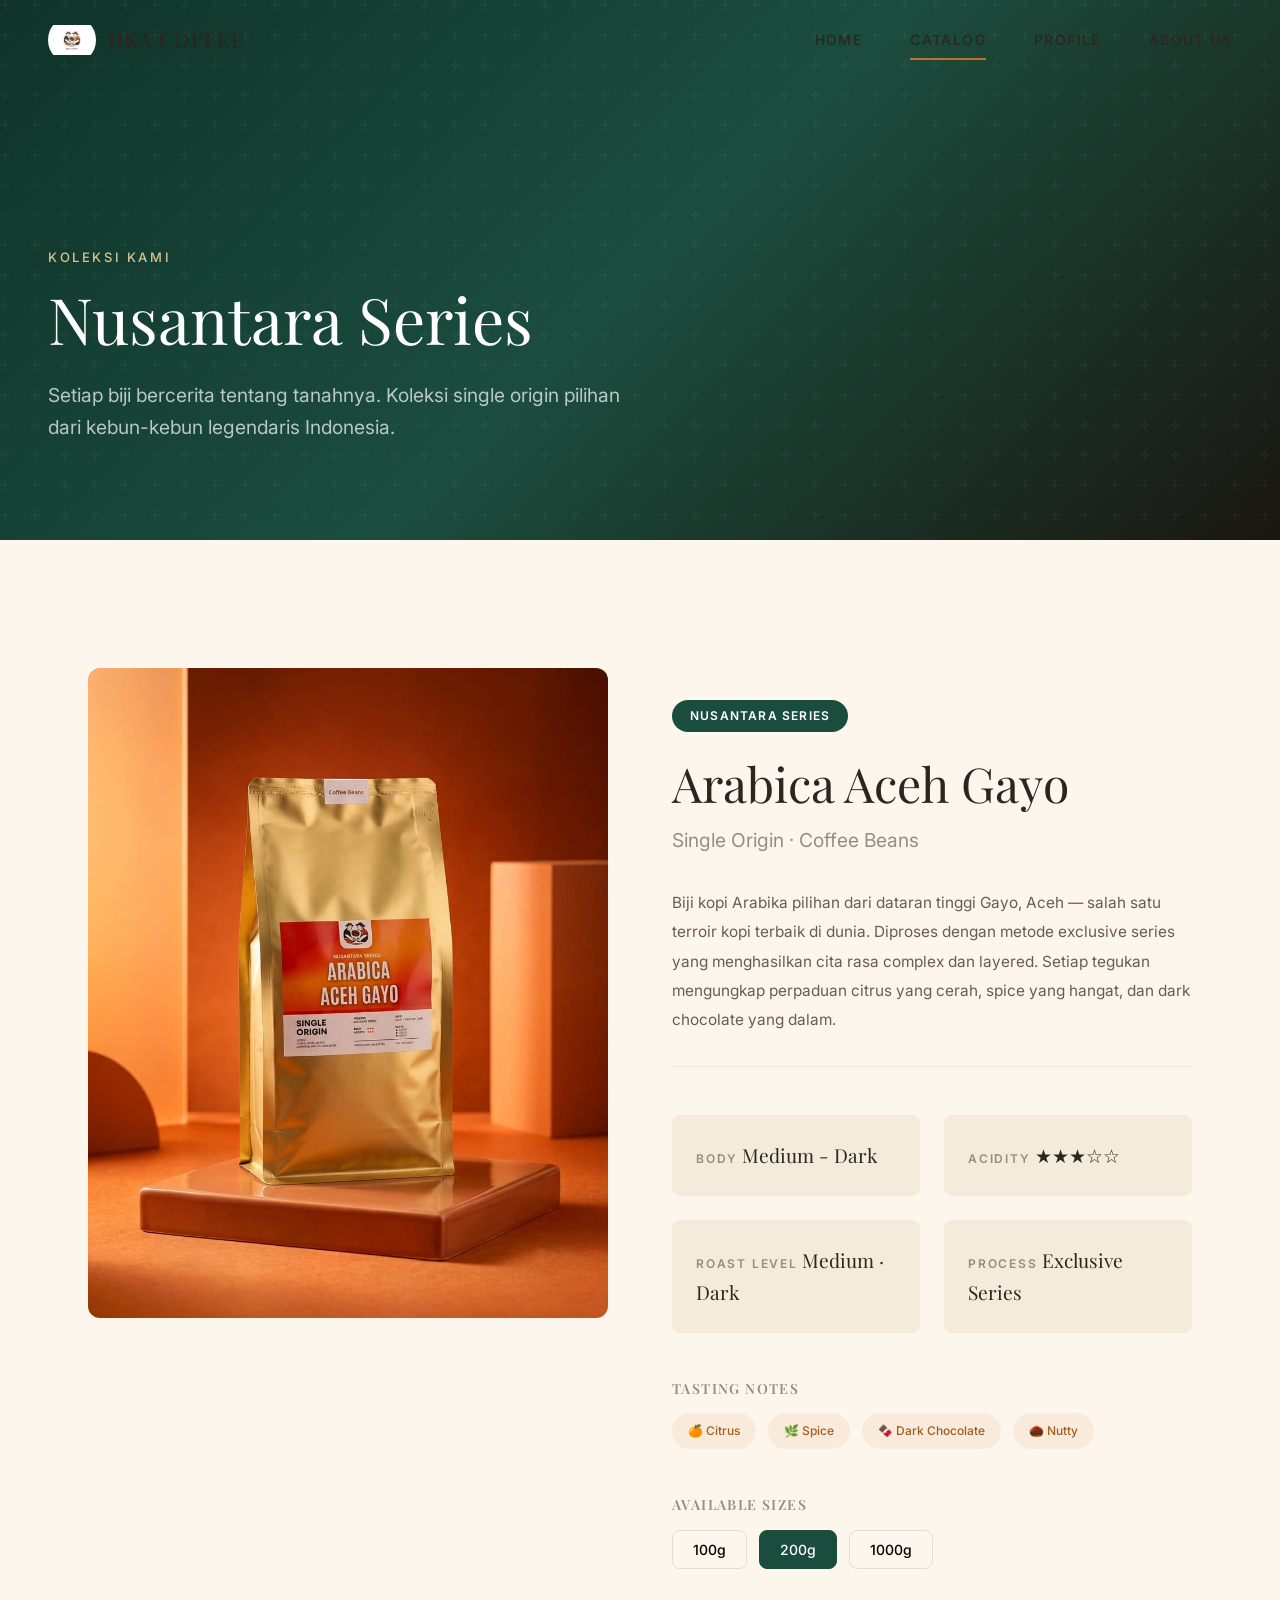
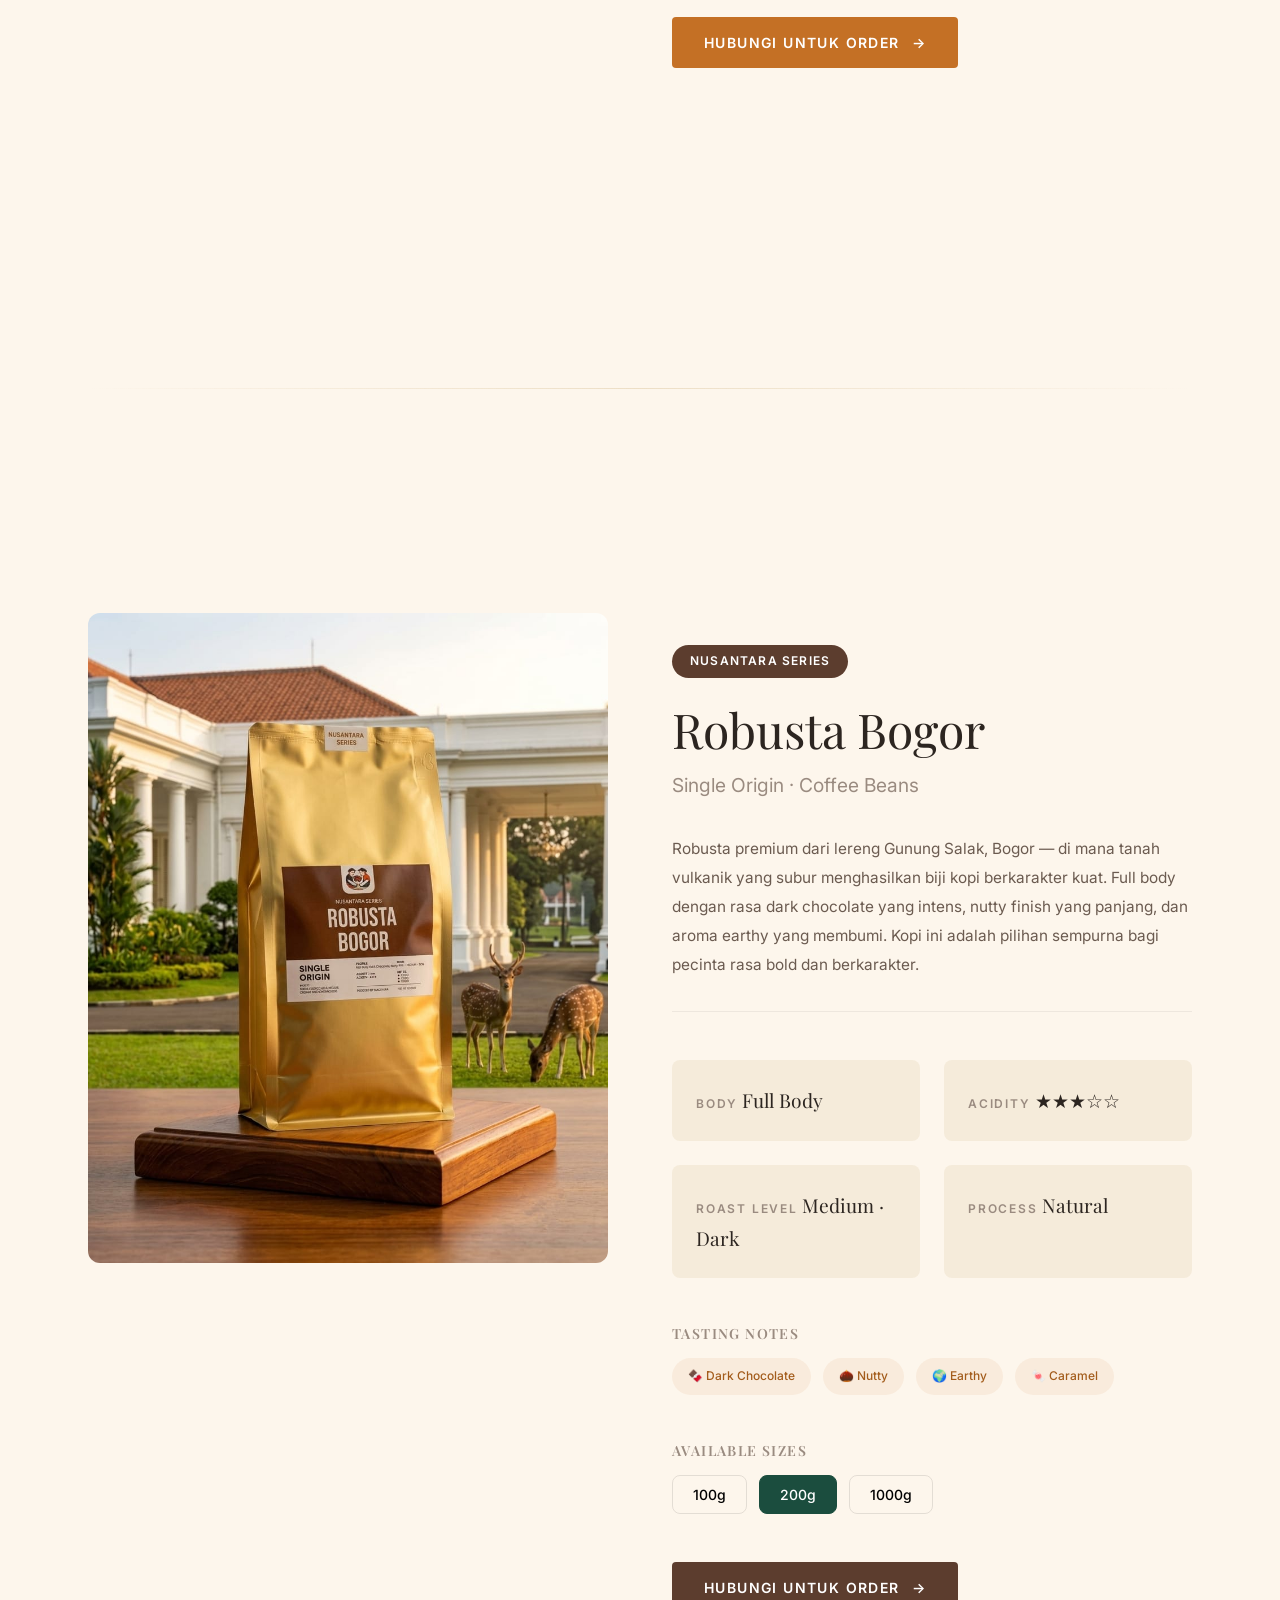
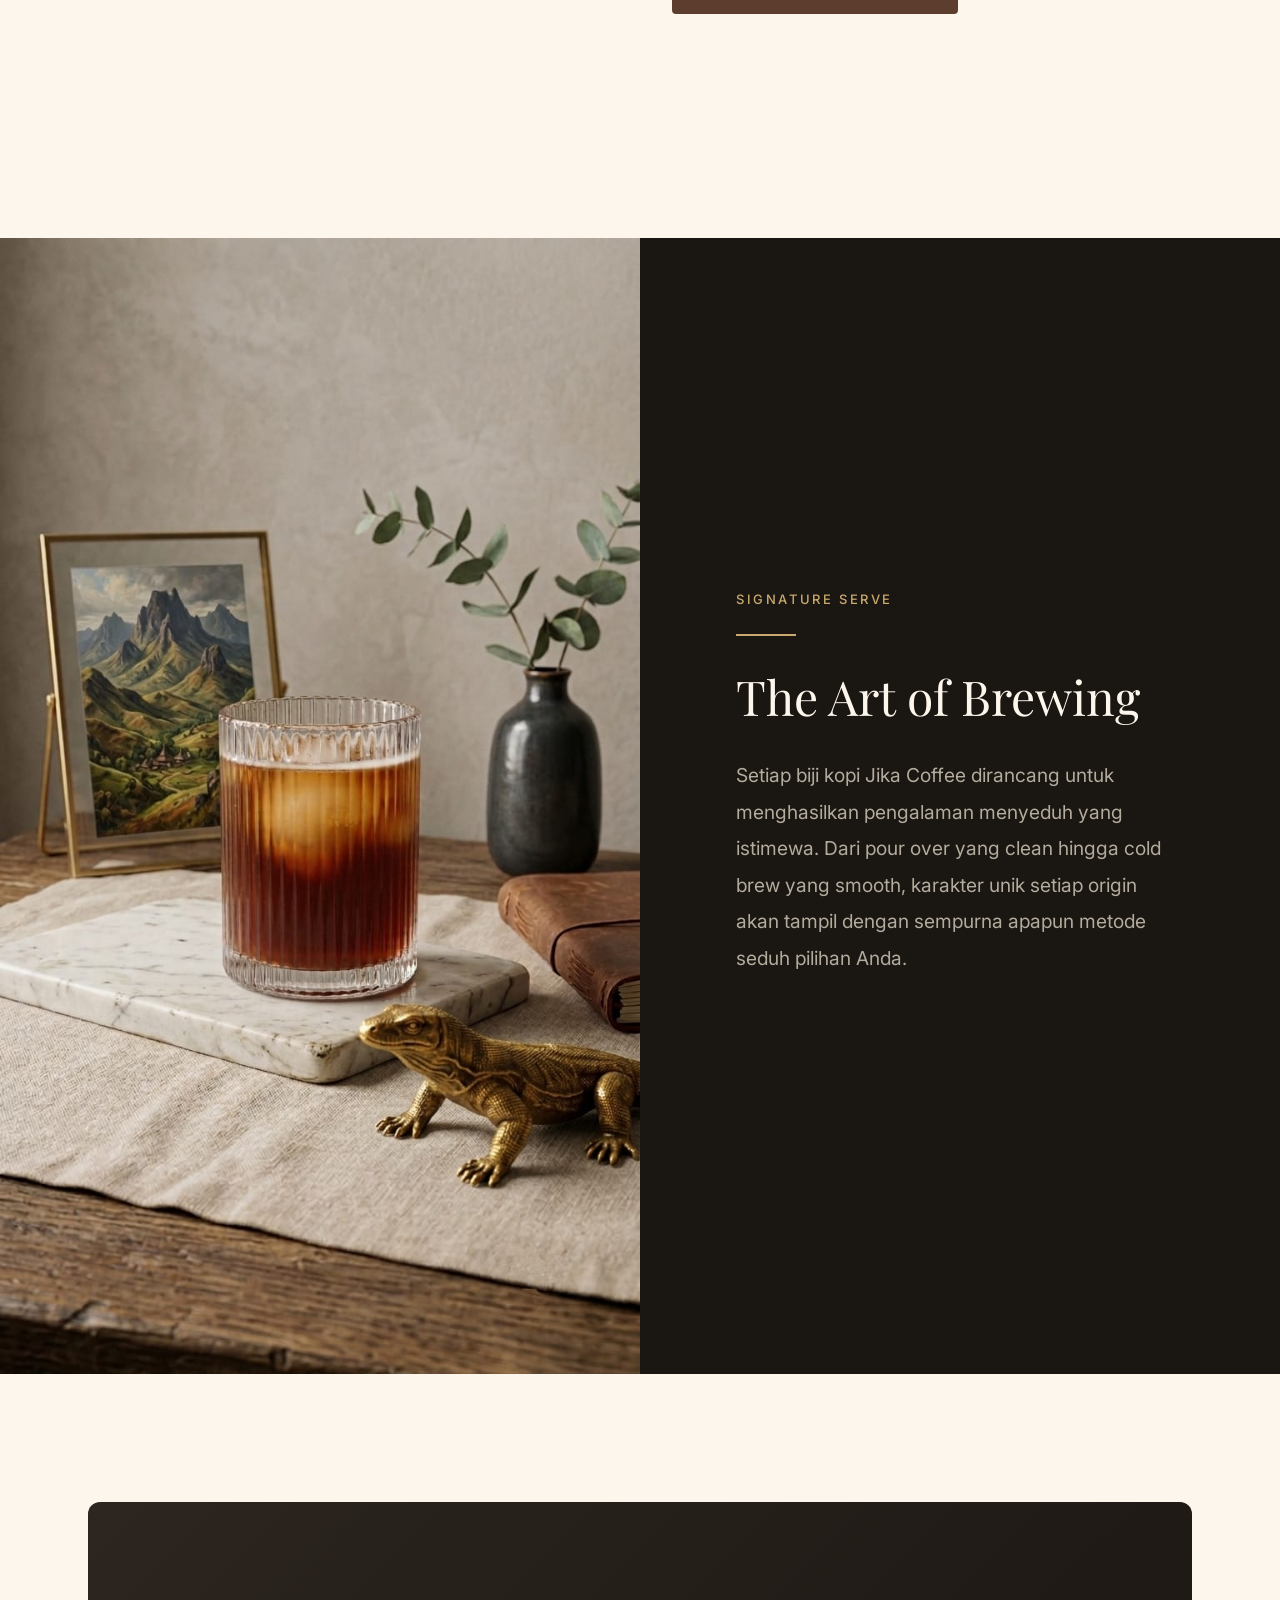
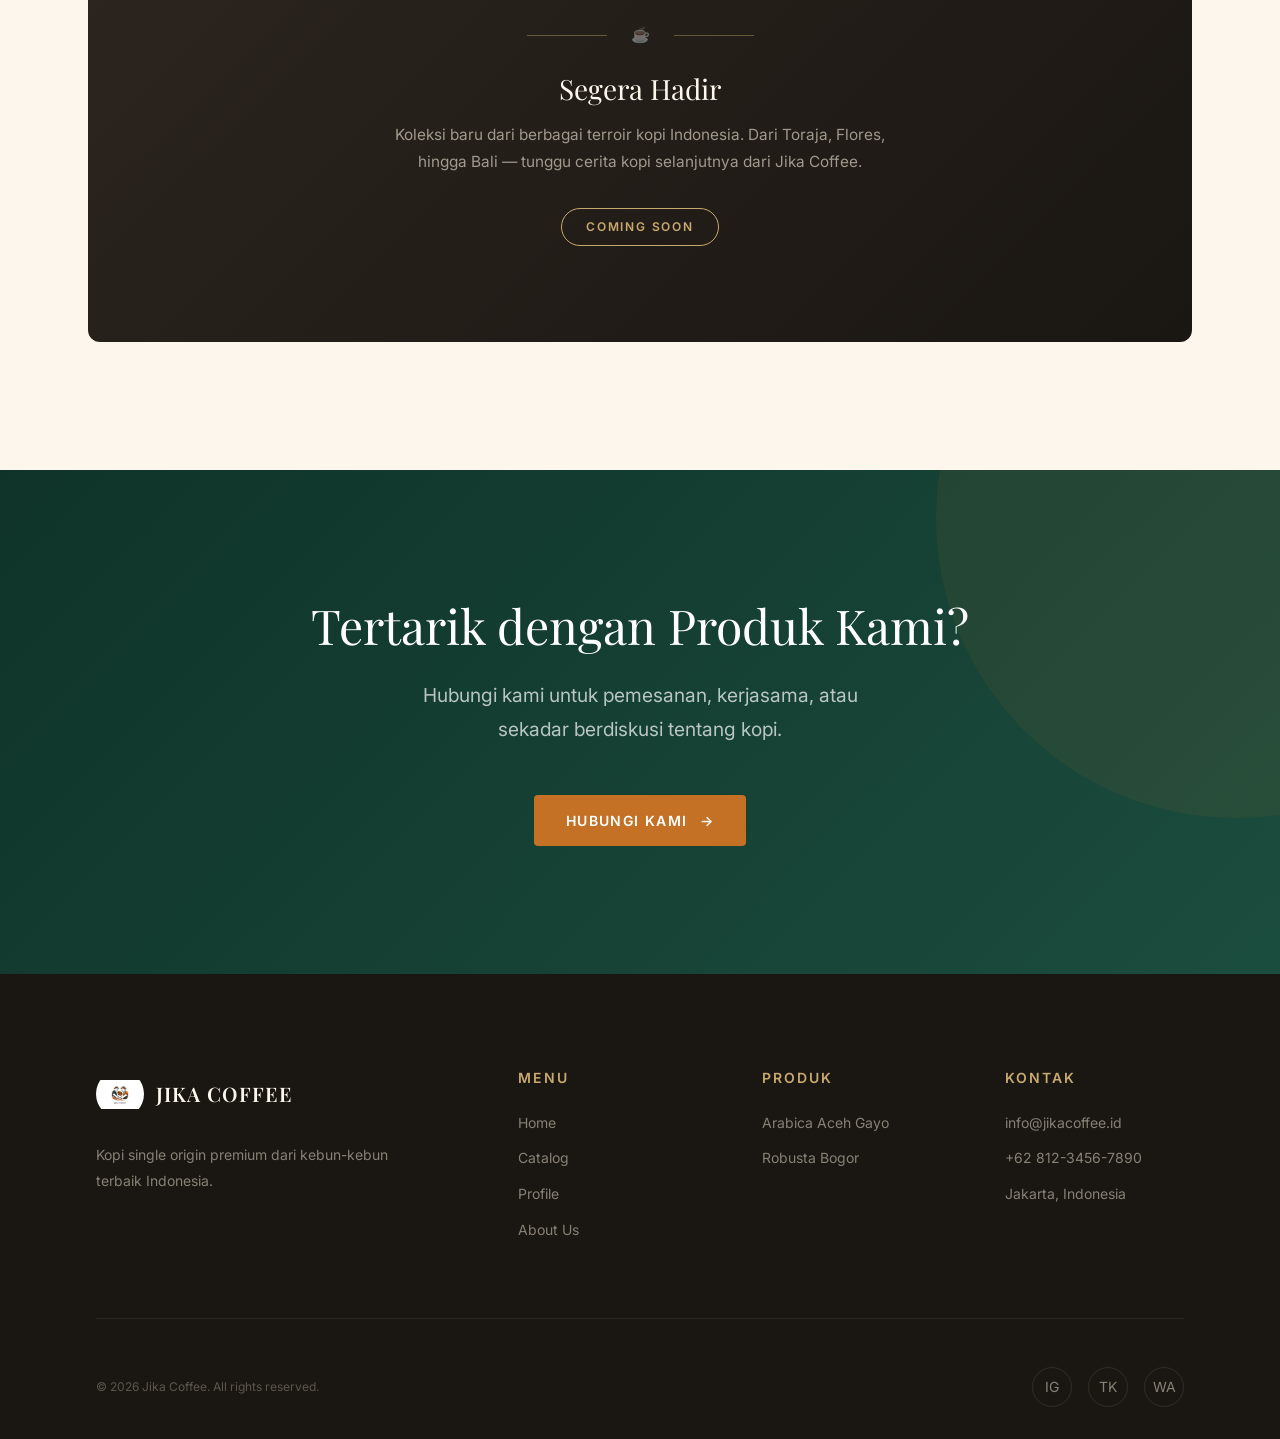
<file: catalog.html>
<!DOCTYPE html>
<html lang="id">
<head>
  <meta charset="UTF-8">
  <meta name="viewport" content="width=device-width, initial-scale=1.0">
  <meta name="description" content="Katalog Jika Coffee — Nusantara Series. Koleksi kopi single origin premium: Arabica Aceh Gayo dan Robusta Bogor.">
  <meta property="og:title" content="Katalog — Jika Coffee Nusantara Series">
  <meta property="og:description" content="Koleksi kopi single origin premium dari kebun terbaik Indonesia.">
  <title>Katalog — Jika Coffee Nusantara Series</title>
  <link rel="icon" type="image/jpeg" href="assets/logo.jpeg">
  <link rel="stylesheet" href="css/style.css">
</head>
<body>

  <!-- ======== Navbar ======== -->
  <nav class="navbar scrolled" id="navbar">
    <a href="index.html" class="navbar__logo">
      <img src="assets/logo.jpeg" alt="Jika Coffee Logo" width="48" height="48">
      <span class="navbar__logo-text" style="color: var(--text-primary);">JIKA COFFEE</span>
    </a>
    <div class="navbar__nav">
      <a href="index.html" class="navbar__link" style="color: var(--text-primary);">Home</a>
      <a href="catalog.html" class="navbar__link active" style="color: var(--text-primary);">Catalog</a>
      <a href="profile.html" class="navbar__link" style="color: var(--text-primary);">Profile</a>
      <a href="about.html" class="navbar__link" style="color: var(--text-primary);">About Us</a>
    </div>
    <button class="navbar__toggle" id="navToggle" aria-label="Toggle menu">
      <span style="background-color: var(--text-primary);"></span>
      <span style="background-color: var(--text-primary);"></span>
      <span style="background-color: var(--text-primary);"></span>
    </button>
  </nav>

  <!-- ======== Mobile Menu ======== -->
  <div class="mobile-menu" id="mobileMenu">
    <a href="index.html" class="mobile-menu__link">Home</a>
    <a href="catalog.html" class="mobile-menu__link">Catalog</a>
    <a href="profile.html" class="mobile-menu__link">Profile</a>
    <a href="about.html" class="mobile-menu__link">About Us</a>
  </div>

  <!-- ======== Main Content ======== -->
  <main class="page-content" id="MainContent">

    <!-- Page Hero -->
    <section class="page-hero page-hero--tall">
      <div class="page-hero__bg"></div>
      <div class="page-hero__content">
        <p class="page-hero__label">Koleksi Kami</p>
        <h1 class="page-hero__title">Nusantara Series</h1>
        <p class="page-hero__desc">Setiap biji bercerita tentang tanahnya. Koleksi single origin pilihan dari kebun-kebun legendaris Indonesia.</p>
      </div>
    </section>

    <!-- Product Detail: Arabica Aceh Gayo -->
    <section class="section" id="aceh-gayo">
      <div class="container container--content">
        <div class="product-detail reveal">
          <div class="product-detail__image-wrapper">
            <img src="assets/arabica-aceh-gayo.jpeg" alt="Arabica Aceh Gayo — Jika Coffee" loading="lazy" width="600" height="800">
          </div>
          <div class="product-detail__content">
            <span class="product-detail__series-badge">Nusantara Series</span>
            <h2 class="product-detail__name">Arabica Aceh Gayo</h2>
            <p class="product-detail__type">Single Origin · Coffee Beans</p>
            <p class="product-detail__desc">
              Biji kopi Arabika pilihan dari dataran tinggi Gayo, Aceh — salah satu terroir kopi terbaik di dunia. Diproses dengan metode exclusive series yang menghasilkan cita rasa complex dan layered. Setiap tegukan mengungkap perpaduan citrus yang cerah, spice yang hangat, dan dark chocolate yang dalam.
            </p>

            <div class="detail-specs">
              <div class="detail-spec">
                <span class="detail-spec__label">Body</span>
                <span class="detail-spec__value">Medium - Dark</span>
              </div>
              <div class="detail-spec">
                <span class="detail-spec__label">Acidity</span>
                <span class="detail-spec__value">★★★☆☆</span>
              </div>
              <div class="detail-spec">
                <span class="detail-spec__label">Roast Level</span>
                <span class="detail-spec__value">Medium · Dark</span>
              </div>
              <div class="detail-spec">
                <span class="detail-spec__label">Process</span>
                <span class="detail-spec__value">Exclusive Series</span>
              </div>
            </div>

            <div class="tasting-notes">
              <h4 class="tasting-notes__title">Tasting Notes</h4>
              <div class="tasting-notes__list">
                <span class="tasting-note">🍊 Citrus</span>
                <span class="tasting-note">🌿 Spice</span>
                <span class="tasting-note">🍫 Dark Chocolate</span>
                <span class="tasting-note">🌰 Nutty</span>
              </div>
            </div>

            <div class="detail-sizes">
              <h4 class="detail-sizes__title">Available Sizes</h4>
              <div class="detail-sizes__list">
                <button class="detail-size" type="button">100g</button>
                <button class="detail-size active" type="button">200g</button>
                <button class="detail-size" type="button">1000g</button>
              </div>
            </div>

            <a href="#" class="btn btn--primary">
              Hubungi untuk Order
              <span class="btn__arrow">→</span>
            </a>
          </div>
        </div>
      </div>
    </section>

    <div class="container container--content">
      <div class="divider divider--gold"></div>
    </div>

    <!-- Product Detail: Robusta Bogor -->
    <section class="section" id="robusta-bogor">
      <div class="container container--content">
        <div class="product-detail reveal">
          <div class="product-detail__image-wrapper">
            <img src="assets/robusta-bogor.jpeg" alt="Robusta Bogor — Jika Coffee" loading="lazy" width="600" height="800">
          </div>
          <div class="product-detail__content">
            <span class="product-detail__series-badge" style="background: var(--warm-brown);">Nusantara Series</span>
            <h2 class="product-detail__name">Robusta Bogor</h2>
            <p class="product-detail__type">Single Origin · Coffee Beans</p>
            <p class="product-detail__desc">
              Robusta premium dari lereng Gunung Salak, Bogor — di mana tanah vulkanik yang subur menghasilkan biji kopi berkarakter kuat. Full body dengan rasa dark chocolate yang intens, nutty finish yang panjang, dan aroma earthy yang membumi. Kopi ini adalah pilihan sempurna bagi pecinta rasa bold dan berkarakter.
            </p>

            <div class="detail-specs">
              <div class="detail-spec">
                <span class="detail-spec__label">Body</span>
                <span class="detail-spec__value">Full Body</span>
              </div>
              <div class="detail-spec">
                <span class="detail-spec__label">Acidity</span>
                <span class="detail-spec__value">★★★☆☆</span>
              </div>
              <div class="detail-spec">
                <span class="detail-spec__label">Roast Level</span>
                <span class="detail-spec__value">Medium · Dark</span>
              </div>
              <div class="detail-spec">
                <span class="detail-spec__label">Process</span>
                <span class="detail-spec__value">Natural</span>
              </div>
            </div>

            <div class="tasting-notes">
              <h4 class="tasting-notes__title">Tasting Notes</h4>
              <div class="tasting-notes__list">
                <span class="tasting-note">🍫 Dark Chocolate</span>
                <span class="tasting-note">🌰 Nutty</span>
                <span class="tasting-note">🌍 Earthy</span>
                <span class="tasting-note">🍬 Caramel</span>
              </div>
            </div>

            <div class="detail-sizes">
              <h4 class="detail-sizes__title">Available Sizes</h4>
              <div class="detail-sizes__list">
                <button class="detail-size" type="button">100g</button>
                <button class="detail-size active" type="button">200g</button>
                <button class="detail-size" type="button">1000g</button>
              </div>
            </div>

            <a href="#" class="btn btn--primary" style="background: var(--warm-brown);">
              Hubungi untuk Order
              <span class="btn__arrow">→</span>
            </a>
          </div>
        </div>
      </div>
    </section>

    <!-- Artisan Cold Brew Showcase -->
    <section class="split section--dark" id="cold-brew">
      <div class="split__image reveal reveal--left">
        <img src="assets/cold-brew.jpeg" alt="Artisan Cold Brew Jika Coffee" loading="lazy" width="800" height="1000">
      </div>
      <div class="split__content reveal reveal--right">
        <span class="split__label" style="color: var(--gold);">Signature Serve</span>
        <div class="split__divider"></div>
        <h2 class="split__title" style="color: var(--cream);">The Art of Brewing</h2>
        <p class="split__text" style="color: rgba(245, 235, 218, 0.7);">
          Setiap biji kopi Jika Coffee dirancang untuk menghasilkan pengalaman menyeduh yang istimewa. Dari pour over yang clean hingga cold brew yang smooth, karakter unik setiap origin akan tampil dengan sempurna apapun metode seduh pilihan Anda.
        </p>
      </div>
    </section>

    <!-- Coming Soon -->
    <section class="section">
      <div class="container container--content">
        <div class="coming-soon-card reveal">
          <div class="bean-separator" style="color: var(--gold);">☕</div>
          <h3 class="coming-soon-card__title">Segera Hadir</h3>
          <p class="coming-soon-card__text">Koleksi baru dari berbagai terroir kopi Indonesia. Dari Toraja, Flores, hingga Bali — tunggu cerita kopi selanjutnya dari Jika Coffee.</p>
          <span class="coming-soon-card__badge">Coming Soon</span>
        </div>
      </div>
    </section>

    <!-- CTA Section -->
    <section class="cta-section">
      <div class="cta-section__content reveal">
        <h2 class="cta-section__title">Tertarik dengan Produk Kami?</h2>
        <p class="cta-section__desc">Hubungi kami untuk pemesanan, kerjasama, atau sekadar berdiskusi tentang kopi.</p>
        <a href="about.html#contact" class="btn btn--primary">
          Hubungi Kami
          <span class="btn__arrow">→</span>
        </a>
      </div>
    </section>

  </main>

  <!-- ======== Footer ======== -->
  <footer class="footer">
    <div class="container">
      <div class="footer__top">
        <div>
          <a href="index.html" class="navbar__logo" style="margin-bottom: var(--space-sm);">
            <img src="assets/logo.jpeg" alt="Jika Coffee" width="48" height="48" style="border-radius: 50%;">
            <span class="navbar__logo-text" style="color: var(--cream);">JIKA COFFEE</span>
          </a>
          <p class="footer__brand-desc">Kopi single origin premium dari kebun-kebun terbaik Indonesia.</p>
        </div>
        <div>
          <h4 class="footer__heading">Menu</h4>
          <a href="index.html" class="footer__link">Home</a>
          <a href="catalog.html" class="footer__link">Catalog</a>
          <a href="profile.html" class="footer__link">Profile</a>
          <a href="about.html" class="footer__link">About Us</a>
        </div>
        <div>
          <h4 class="footer__heading">Produk</h4>
          <a href="#aceh-gayo" class="footer__link">Arabica Aceh Gayo</a>
          <a href="#robusta-bogor" class="footer__link">Robusta Bogor</a>
        </div>
        <div>
          <h4 class="footer__heading">Kontak</h4>
          <span class="footer__link">info@jikacoffee.id</span>
          <span class="footer__link">+62 812-3456-7890</span>
          <span class="footer__link">Jakarta, Indonesia</span>
        </div>
      </div>
      <div class="footer__bottom">
        <span class="footer__copyright">© 2026 Jika Coffee. All rights reserved.</span>
        <div class="footer__socials">
          <a href="#" class="footer__social" aria-label="Instagram">IG</a>
          <a href="#" class="footer__social" aria-label="TikTok">TK</a>
          <a href="#" class="footer__social" aria-label="WhatsApp">WA</a>
        </div>
      </div>
    </div>
  </footer>

  <script src="js/main.js"></script>
</body>
</html>
</file>
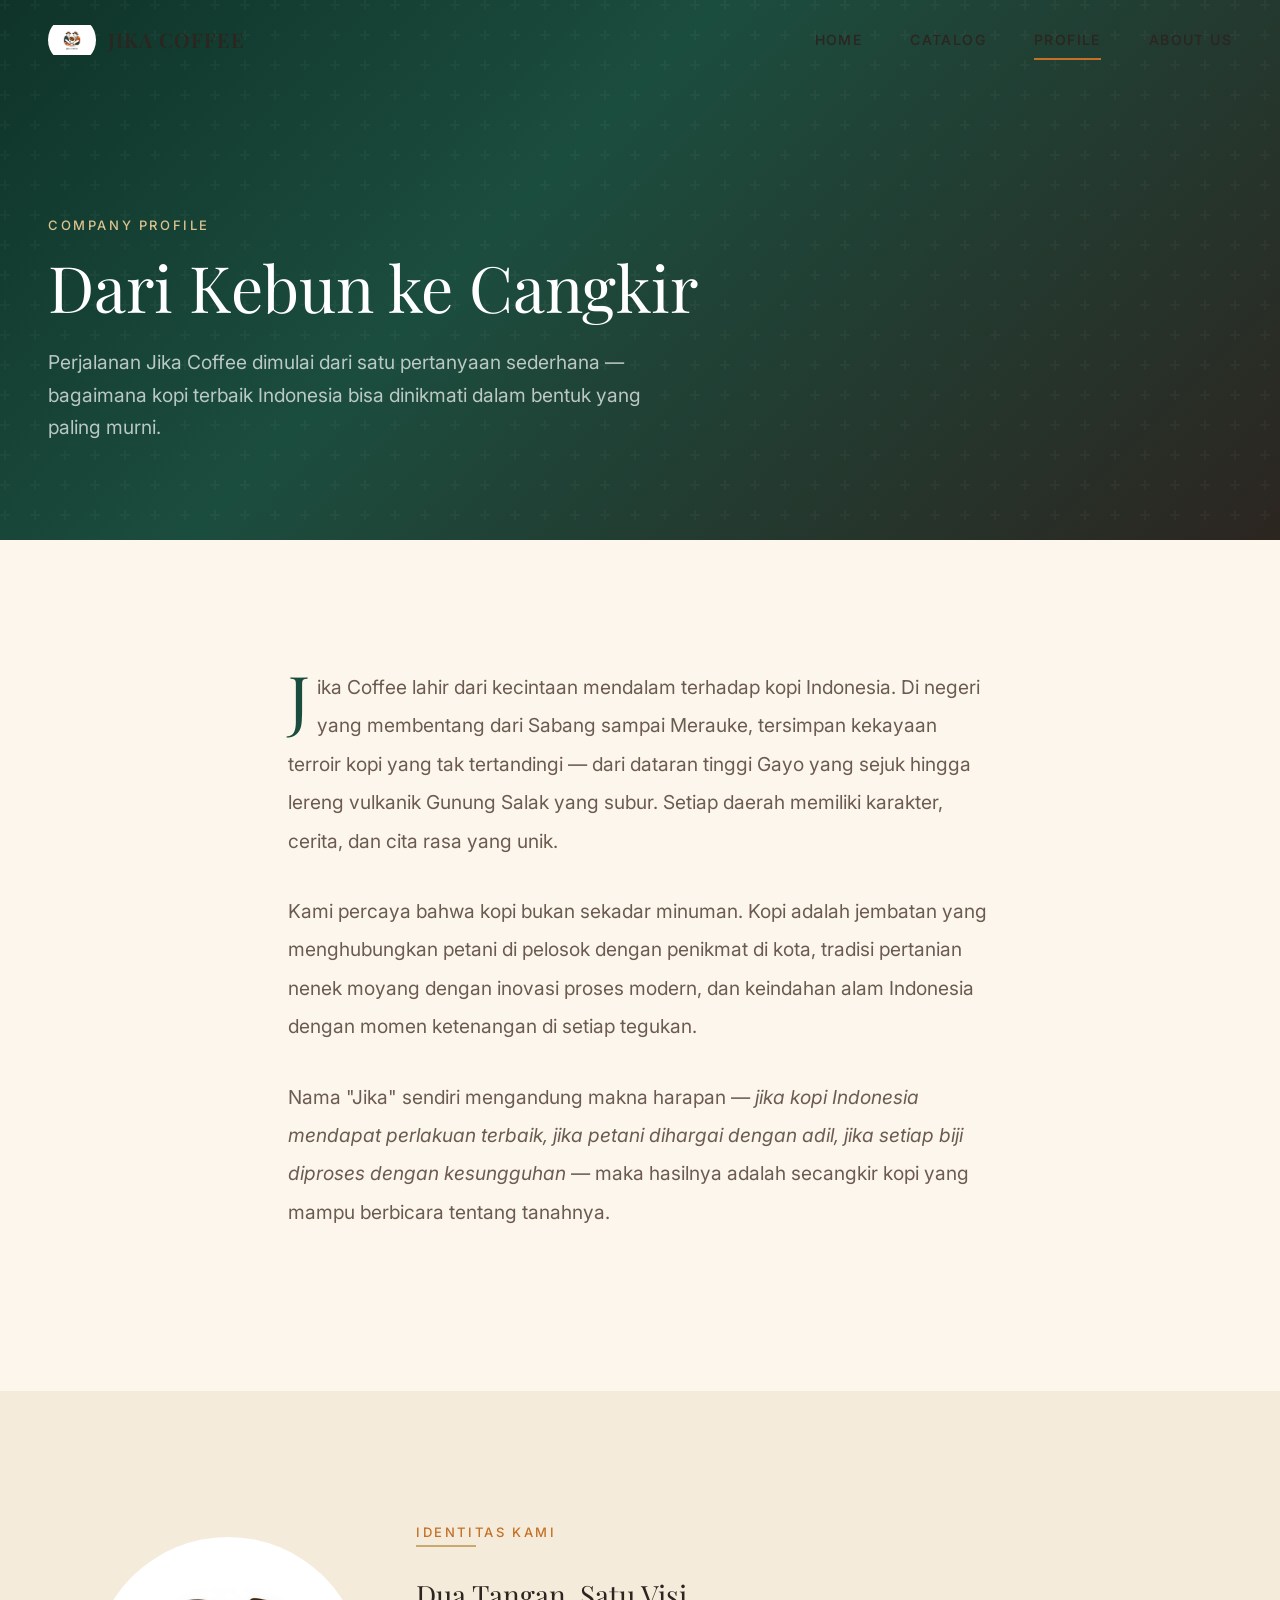
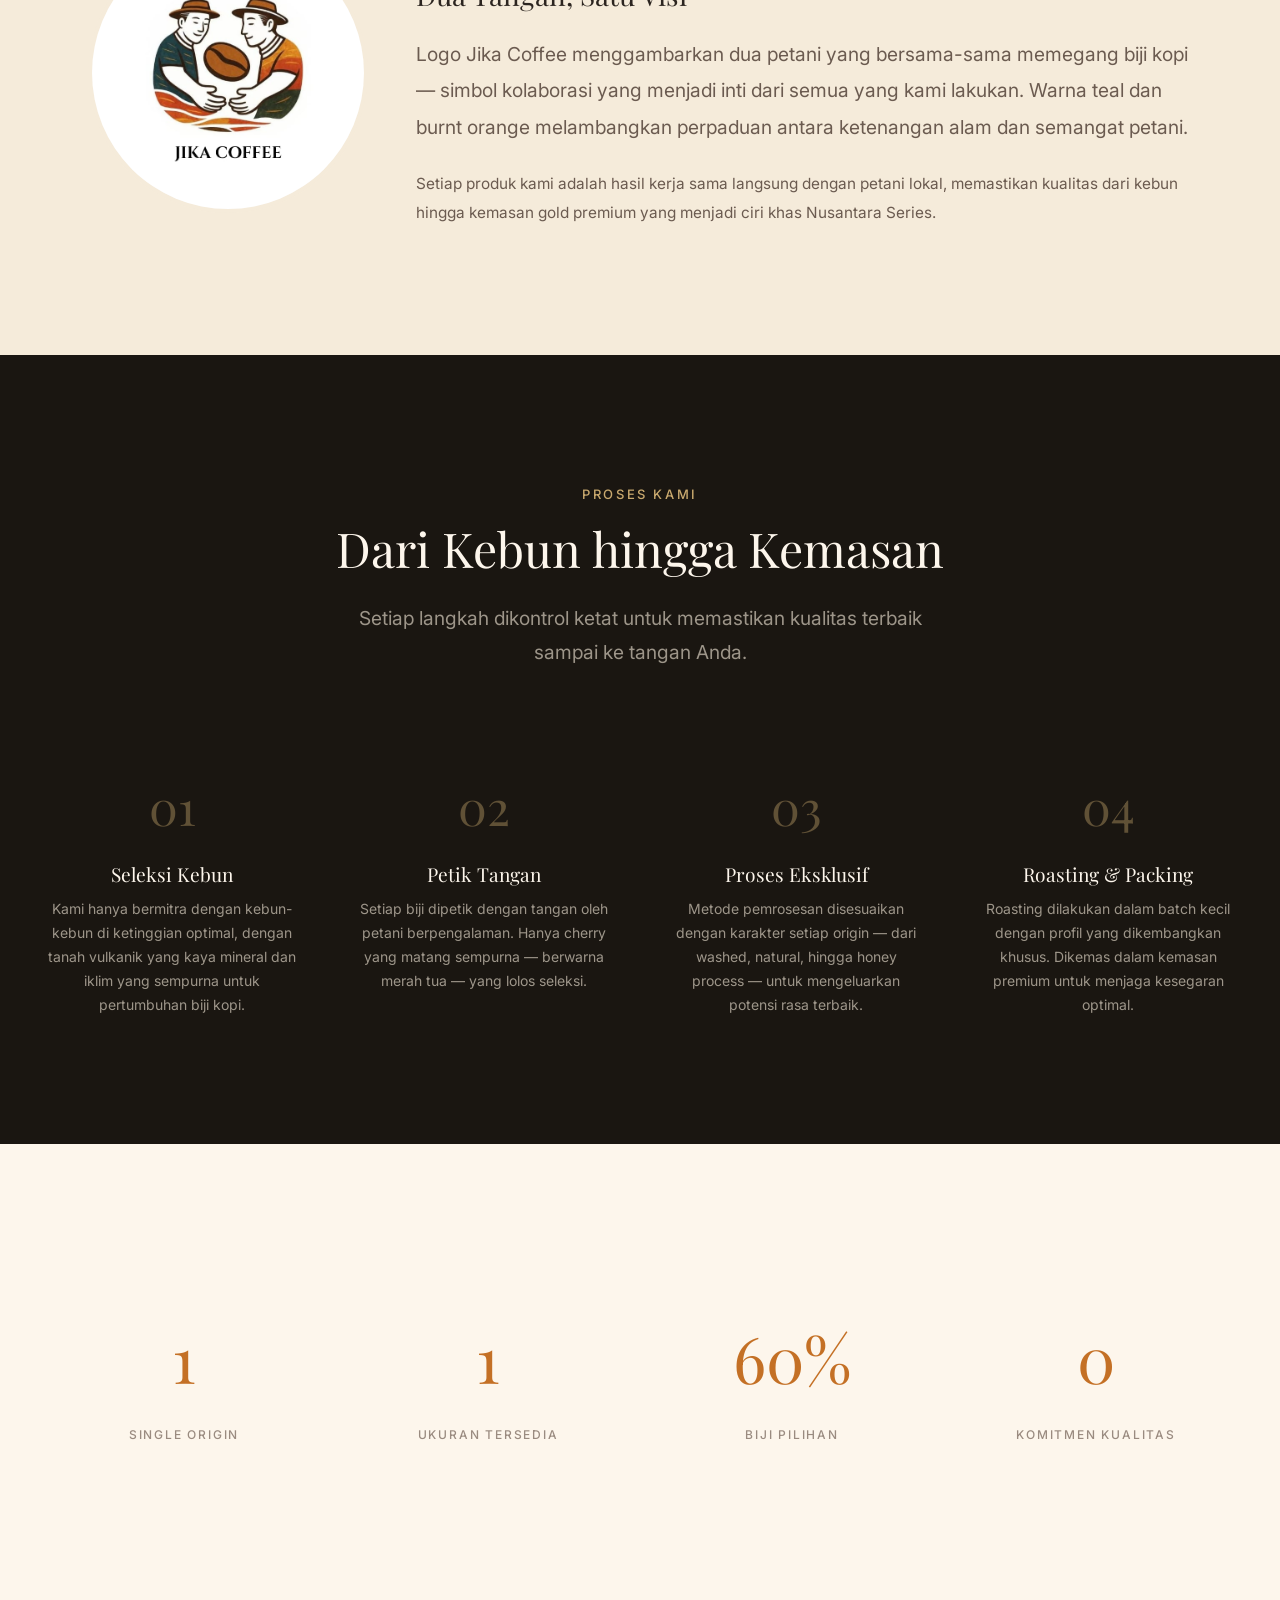
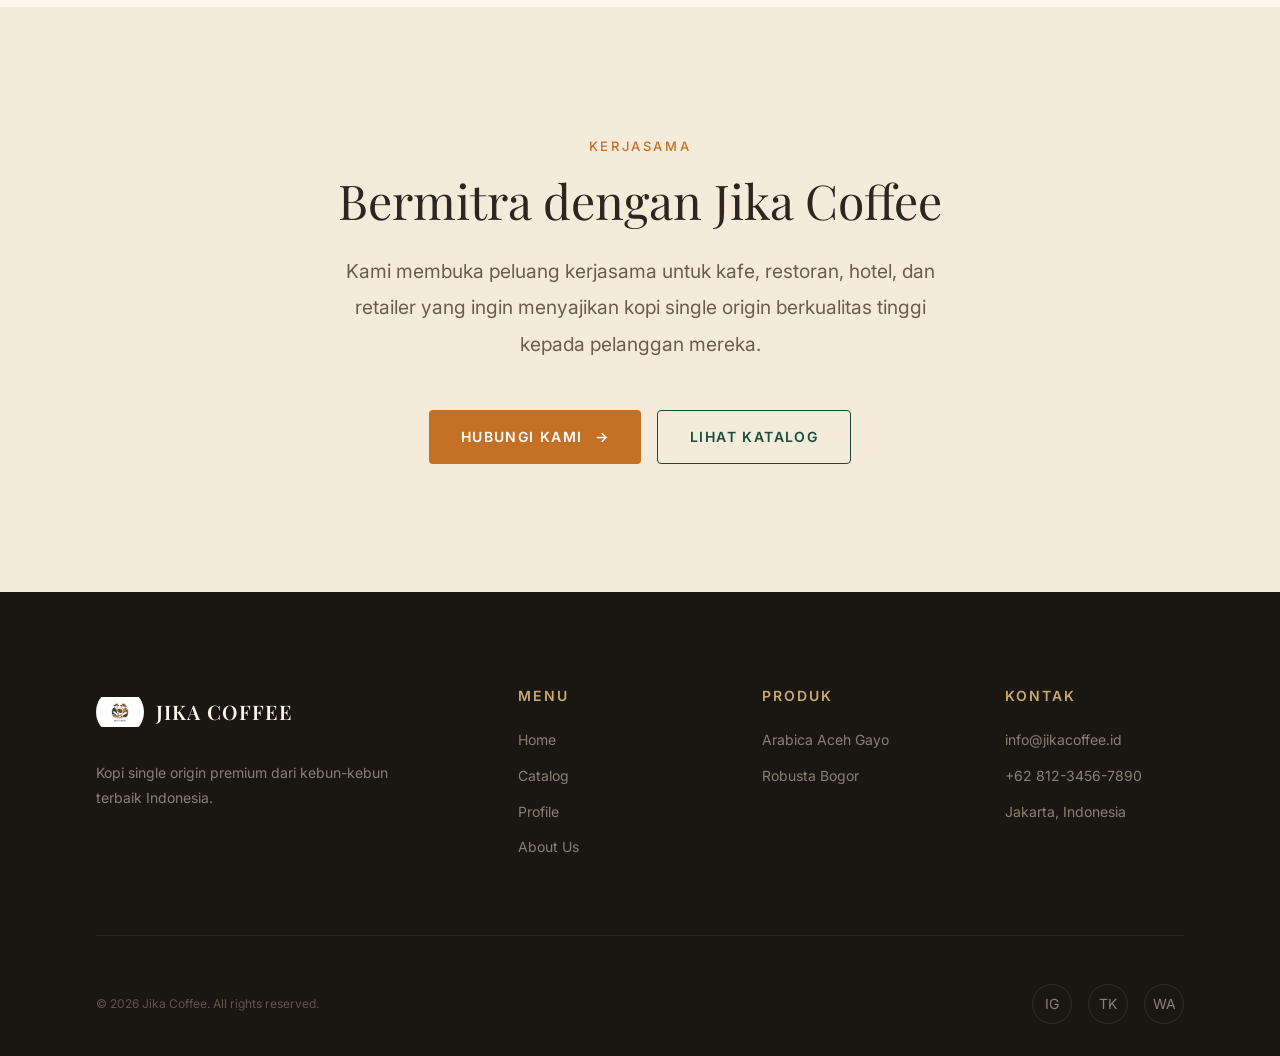
<file: profile.html>
<!DOCTYPE html>
<html lang="id">
<head>
  <meta charset="UTF-8">
  <meta name="viewport" content="width=device-width, initial-scale=1.0">
  <meta name="description" content="Profil Jika Coffee — Perjalanan kami dari kebun kopi Nusantara ke cangkir Anda. Kualitas, tradisi, dan inovasi.">
  <meta property="og:title" content="Profil — Jika Coffee">
  <meta property="og:description" content="Dari kebun terbaik Indonesia — cerita di balik setiap biji kopi Jika Coffee.">
  <title>Profil — Jika Coffee</title>
  <link rel="icon" type="image/jpeg" href="assets/logo.jpeg">
  <link rel="stylesheet" href="css/style.css">
</head>
<body>

  <!-- ======== Navbar ======== -->
  <nav class="navbar scrolled" id="navbar">
    <a href="index.html" class="navbar__logo">
      <img src="assets/logo.jpeg" alt="Jika Coffee Logo" width="48" height="48">
      <span class="navbar__logo-text" style="color: var(--text-primary);">JIKA COFFEE</span>
    </a>
    <div class="navbar__nav">
      <a href="index.html" class="navbar__link" style="color: var(--text-primary);">Home</a>
      <a href="catalog.html" class="navbar__link" style="color: var(--text-primary);">Catalog</a>
      <a href="profile.html" class="navbar__link active" style="color: var(--text-primary);">Profile</a>
      <a href="about.html" class="navbar__link" style="color: var(--text-primary);">About Us</a>
    </div>
    <button class="navbar__toggle" id="navToggle" aria-label="Toggle menu">
      <span style="background-color: var(--text-primary);"></span>
      <span style="background-color: var(--text-primary);"></span>
      <span style="background-color: var(--text-primary);"></span>
    </button>
  </nav>

  <!-- ======== Mobile Menu ======== -->
  <div class="mobile-menu" id="mobileMenu">
    <a href="index.html" class="mobile-menu__link">Home</a>
    <a href="catalog.html" class="mobile-menu__link">Catalog</a>
    <a href="profile.html" class="mobile-menu__link">Profile</a>
    <a href="about.html" class="mobile-menu__link">About Us</a>
  </div>

  <!-- ======== Main Content ======== -->
  <main class="page-content" id="MainContent">

    <!-- Page Hero -->
    <section class="page-hero page-hero--tall">
      <div class="page-hero__bg" style="background: linear-gradient(135deg, #0F3329 0%, #1B4D3E 40%, #2C2520 100%);"></div>
      <div class="page-hero__content">
        <p class="page-hero__label">Company Profile</p>
        <h1 class="page-hero__title">Dari Kebun ke Cangkir</h1>
        <p class="page-hero__desc">Perjalanan Jika Coffee dimulai dari satu pertanyaan sederhana — bagaimana kopi terbaik Indonesia bisa dinikmati dalam bentuk yang paling murni.</p>
      </div>
    </section>

    <!-- Company Story -->
    <section class="section">
      <div class="content-block reveal">
        <p class="content-block__text">
          Jika Coffee lahir dari kecintaan mendalam terhadap kopi Indonesia. Di negeri yang membentang dari Sabang sampai Merauke, tersimpan kekayaan terroir kopi yang tak tertandingi — dari dataran tinggi Gayo yang sejuk hingga lereng vulkanik Gunung Salak yang subur. Setiap daerah memiliki karakter, cerita, dan cita rasa yang unik.
        </p>
        <p class="content-block__text">
          Kami percaya bahwa kopi bukan sekadar minuman. Kopi adalah jembatan yang menghubungkan petani di pelosok dengan penikmat di kota, tradisi pertanian nenek moyang dengan inovasi proses modern, dan keindahan alam Indonesia dengan momen ketenangan di setiap tegukan.
        </p>
        <p class="content-block__text">
          Nama "Jika" sendiri mengandung makna harapan — <em>jika kopi Indonesia mendapat perlakuan terbaik, jika petani dihargai dengan adil, jika setiap biji diproses dengan kesungguhan</em> — maka hasilnya adalah secangkir kopi yang mampu berbicara tentang tanahnya.
        </p>
      </div>
    </section>

    <!-- Founders / Brand Identity -->
    <section class="section section--cream">
      <div class="container container--content">
        <div class="founders-section reveal">
          <div class="founders-section__image">
            <img src="assets/logo.jpeg" alt="Jika Coffee — Dua petani kopi" loading="lazy" width="280" height="280">
          </div>
          <div>
            <span class="split__label">Identitas Kami</span>
            <div class="split__divider"></div>
            <h2 style="font-size: var(--fs-h3); margin-bottom: var(--space-lg);">Dua Tangan, Satu Visi</h2>
            <p style="font-size: var(--fs-body-lg); color: var(--text-secondary); line-height: 1.9; margin-bottom: var(--space-lg);">
              Logo Jika Coffee menggambarkan dua petani yang bersama-sama memegang biji kopi — simbol kolaborasi yang menjadi inti dari semua yang kami lakukan. Warna teal dan burnt orange melambangkan perpaduan antara ketenangan alam dan semangat petani.
            </p>
            <p style="font-size: var(--fs-body); color: var(--text-secondary); line-height: 1.9;">
              Setiap produk kami adalah hasil kerja sama langsung dengan petani lokal, memastikan kualitas dari kebun hingga kemasan gold premium yang menjadi ciri khas Nusantara Series.
            </p>
          </div>
        </div>
      </div>
    </section>

    <!-- Our Process -->
    <section class="section section--dark" id="process">
      <div class="container">
        <div class="section-header reveal">
          <p class="section-header__label" style="color: var(--gold);">Proses Kami</p>
          <h2 class="section-header__title" style="color: var(--cream);">Dari Kebun hingga Kemasan</h2>
          <p class="section-header__desc" style="color: rgba(245,235,218,0.6);">Setiap langkah dikontrol ketat untuk memastikan kualitas terbaik sampai ke tangan Anda.</p>
        </div>

        <div class="process-steps">
          <div class="process-step reveal reveal--delay-1">
            <div class="process-step__number">01</div>
            <h3 class="process-step__title">Seleksi Kebun</h3>
            <p class="process-step__desc">Kami hanya bermitra dengan kebun-kebun di ketinggian optimal, dengan tanah vulkanik yang kaya mineral dan iklim yang sempurna untuk pertumbuhan biji kopi.</p>
          </div>
          <div class="process-step reveal reveal--delay-2">
            <div class="process-step__number">02</div>
            <h3 class="process-step__title">Petik Tangan</h3>
            <p class="process-step__desc">Setiap biji dipetik dengan tangan oleh petani berpengalaman. Hanya cherry yang matang sempurna — berwarna merah tua — yang lolos seleksi.</p>
          </div>
          <div class="process-step reveal reveal--delay-3">
            <div class="process-step__number">03</div>
            <h3 class="process-step__title">Proses Eksklusif</h3>
            <p class="process-step__desc">Metode pemrosesan disesuaikan dengan karakter setiap origin — dari washed, natural, hingga honey process — untuk mengeluarkan potensi rasa terbaik.</p>
          </div>
          <div class="process-step reveal reveal--delay-4">
            <div class="process-step__number">04</div>
            <h3 class="process-step__title">Roasting & Packing</h3>
            <p class="process-step__desc">Roasting dilakukan dalam batch kecil dengan profil yang dikembangkan khusus. Dikemas dalam kemasan premium untuk menjaga kesegaran optimal.</p>
          </div>
        </div>
      </div>
    </section>

    <!-- Stats -->
    <section class="section">
      <div class="container">
        <div class="stats reveal">
          <div class="stat">
            <div class="stat__number" data-count="2" data-suffix="">0</div>
            <span class="stat__label">Single Origin</span>
          </div>
          <div class="stat">
            <div class="stat__number" data-count="3" data-suffix="">0</div>
            <span class="stat__label">Ukuran Tersedia</span>
          </div>
          <div class="stat">
            <div class="stat__number" data-count="100" data-suffix="%">0</div>
            <span class="stat__label">Biji Pilihan</span>
          </div>
          <div class="stat">
            <div class="stat__number" data-count="1" data-suffix="">0</div>
            <span class="stat__label">Komitmen Kualitas</span>
          </div>
        </div>
      </div>
    </section>

    <!-- Partnership CTA -->
    <section class="section section--cream">
      <div class="container container--content">
        <div class="reveal" style="text-align: center;">
          <p class="section-header__label">Kerjasama</p>
          <h2 style="font-size: var(--fs-h2); margin-bottom: var(--space-lg);">Bermitra dengan Jika Coffee</h2>
          <p style="font-size: var(--fs-body-lg); color: var(--text-secondary); line-height: 1.9; max-width: 600px; margin: 0 auto var(--space-2xl);">
            Kami membuka peluang kerjasama untuk kafe, restoran, hotel, dan retailer yang ingin menyajikan kopi single origin berkualitas tinggi kepada pelanggan mereka.
          </p>
          <div style="display: flex; gap: var(--space-md); justify-content: center; flex-wrap: wrap;">
            <a href="about.html#contact" class="btn btn--primary">
              Hubungi Kami
              <span class="btn__arrow">→</span>
            </a>
            <a href="catalog.html" class="btn btn--outline-dark">
              Lihat Katalog
            </a>
          </div>
        </div>
      </div>
    </section>

  </main>

  <!-- ======== Footer ======== -->
  <footer class="footer">
    <div class="container">
      <div class="footer__top">
        <div>
          <a href="index.html" class="navbar__logo" style="margin-bottom: var(--space-sm);">
            <img src="assets/logo.jpeg" alt="Jika Coffee" width="48" height="48" style="border-radius: 50%;">
            <span class="navbar__logo-text" style="color: var(--cream);">JIKA COFFEE</span>
          </a>
          <p class="footer__brand-desc">Kopi single origin premium dari kebun-kebun terbaik Indonesia.</p>
        </div>
        <div>
          <h4 class="footer__heading">Menu</h4>
          <a href="index.html" class="footer__link">Home</a>
          <a href="catalog.html" class="footer__link">Catalog</a>
          <a href="profile.html" class="footer__link">Profile</a>
          <a href="about.html" class="footer__link">About Us</a>
        </div>
        <div>
          <h4 class="footer__heading">Produk</h4>
          <a href="catalog.html" class="footer__link">Arabica Aceh Gayo</a>
          <a href="catalog.html" class="footer__link">Robusta Bogor</a>
        </div>
        <div>
          <h4 class="footer__heading">Kontak</h4>
          <span class="footer__link">info@jikacoffee.id</span>
          <span class="footer__link">+62 812-3456-7890</span>
          <span class="footer__link">Jakarta, Indonesia</span>
        </div>
      </div>
      <div class="footer__bottom">
        <span class="footer__copyright">© 2026 Jika Coffee. All rights reserved.</span>
        <div class="footer__socials">
          <a href="#" class="footer__social" aria-label="Instagram">IG</a>
          <a href="#" class="footer__social" aria-label="TikTok">TK</a>
          <a href="#" class="footer__social" aria-label="WhatsApp">WA</a>
        </div>
      </div>
    </div>
  </footer>

  <script src="js/main.js"></script>
</body>
</html>
</file>
<file: css/style.css>
/* ============================================
   JIKA COFFEE — Design System
   Theme: Earthy Luxury
   ============================================ */

/* Google Fonts */
@import url('https://fonts.googleapis.com/css2?family=Playfair+Display:ital,wght@0,400;0,500;0,600;0,700;1,400;1,500&family=Inter:wght@300;400;500;600;700&display=swap');

/* ============================================
   CSS Custom Properties
   ============================================ */
:root {
  /* Primary Colors */
  --primary: #1B4D3E;
  --primary-light: #2A7A5F;
  --primary-dark: #0F3329;

  /* Accent Colors */
  --accent: #C47025;
  --accent-light: #D4943E;
  --accent-dark: #A35C1C;

  /* Neutral Warm */
  --warm-brown: #5C3D2E;
  --warm-brown-light: #7A5A4A;
  --cream: #FDF6EC;
  --cream-dark: #F5EBDA;
  --gold: #C9A96E;
  --gold-light: #DBC28F;

  /* Dark & Light */
  --dark: #1A1611;
  --dark-soft: #2C2520;
  --off-white: #FAF7F2;
  --white: #FFFFFF;

  /* Text Colors */
  --text-primary: #2C2520;
  --text-secondary: #6B5B50;
  --text-muted: #9A8B80;
  --text-on-dark: #F5EBDA;
  --text-on-primary: #FFFFFF;

  /* Typography */
  --font-heading: 'Playfair Display', Georgia, 'Times New Roman', serif;
  --font-body: 'Inter', -apple-system, BlinkMacSystemFont, sans-serif;

  /* Font Sizes */
  --fs-display: clamp(3rem, 8vw, 6rem);
  --fs-h1: clamp(2.25rem, 5vw, 4rem);
  --fs-h2: clamp(1.75rem, 4vw, 3rem);
  --fs-h3: clamp(1.25rem, 2.5vw, 1.75rem);
  --fs-h4: clamp(1rem, 1.5vw, 1.25rem);
  --fs-body: clamp(0.9375rem, 1.2vw, 1.0625rem);
  --fs-body-lg: clamp(1rem, 1.5vw, 1.25rem);
  --fs-small: 0.875rem;
  --fs-xs: 0.75rem;
  --fs-label: 0.8125rem;

  /* Spacing */
  --space-xs: 0.5rem;
  --space-sm: 0.75rem;
  --space-md: 1rem;
  --space-lg: 1.5rem;
  --space-xl: 2rem;
  --space-2xl: 3rem;
  --space-3xl: 4rem;
  --space-4xl: 6rem;
  --space-5xl: 8rem;
  --space-section: clamp(4rem, 10vw, 8rem);

  /* Layout */
  --max-width: 1400px;
  --content-width: 1200px;
  --narrow-width: 800px;
  --gutter: clamp(1.25rem, 4vw, 3rem);

  /* Borders */
  --radius-sm: 4px;
  --radius-md: 8px;
  --radius-lg: 12px;
  --radius-xl: 20px;
  --radius-full: 9999px;

  /* Shadows */
  --shadow-sm: 0 1px 3px rgba(26, 22, 17, 0.06);
  --shadow-md: 0 4px 12px rgba(26, 22, 17, 0.08);
  --shadow-lg: 0 8px 30px rgba(26, 22, 17, 0.12);
  --shadow-xl: 0 20px 60px rgba(26, 22, 17, 0.15);

  /* Transitions */
  --ease-out: cubic-bezier(0.33, 1, 0.68, 1);
  --ease-in-out: cubic-bezier(0.65, 0, 0.35, 1);
  --ease-bounce: cubic-bezier(0.34, 1.56, 0.64, 1);
  --transition-fast: 0.2s var(--ease-out);
  --transition-medium: 0.4s var(--ease-out);
  --transition-slow: 0.6s var(--ease-out);

  /* Navbar */
  --navbar-height: 80px;
}

/* ============================================
   Reset & Base
   ============================================ */
*,
*::before,
*::after {
  margin: 0;
  padding: 0;
  box-sizing: border-box;
}

html {
  scroll-behavior: smooth;
  -webkit-font-smoothing: antialiased;
  -moz-osx-font-smoothing: grayscale;
}

body {
  font-family: var(--font-body);
  font-size: var(--fs-body);
  line-height: 1.7;
  color: var(--text-primary);
  background-color: var(--cream);
  overflow-x: hidden;
}

img {
  max-width: 100%;
  height: auto;
  display: block;
}

a {
  text-decoration: none;
  color: inherit;
  transition: color var(--transition-fast);
}

ul, ol {
  list-style: none;
}

button {
  border: none;
  background: none;
  cursor: pointer;
  font-family: inherit;
}

/* ============================================
   Typography
   ============================================ */
h1, h2, h3, h4, h5, h6 {
  font-family: var(--font-heading);
  font-weight: 400;
  line-height: 1.15;
  color: var(--text-primary);
}

h1 { font-size: var(--fs-h1); }
h2 { font-size: var(--fs-h2); }
h3 { font-size: var(--fs-h3); }
h4 { font-size: var(--fs-h4); }

.display-text {
  font-family: var(--font-heading);
  font-size: var(--fs-display);
  font-weight: 400;
  line-height: 1;
  letter-spacing: -0.02em;
}

.label-text {
  font-family: var(--font-body);
  font-size: var(--fs-label);
  font-weight: 500;
  letter-spacing: 0.15em;
  text-transform: uppercase;
  color: var(--text-secondary);
}

.body-lg {
  font-size: var(--fs-body-lg);
  line-height: 1.8;
}

/* ============================================
   Layout Utilities
   ============================================ */
.container {
  width: 100%;
  max-width: var(--max-width);
  margin: 0 auto;
  padding: 0 var(--gutter);
}

.container--narrow {
  max-width: var(--narrow-width);
}

.container--content {
  max-width: var(--content-width);
}

.section {
  padding: var(--space-section) 0;
}

.section--dark {
  background-color: var(--dark);
  color: var(--text-on-dark);
}

.section--dark h1,
.section--dark h2,
.section--dark h3,
.section--dark h4 {
  color: var(--cream);
}

.section--cream {
  background-color: var(--cream-dark);
}

.section--primary {
  background-color: var(--primary);
  color: var(--text-on-primary);
}

.section--primary h1,
.section--primary h2,
.section--primary h3 {
  color: var(--white);
}

.grid {
  display: grid;
  gap: var(--gutter);
}

.grid--2 {
  grid-template-columns: 1fr;
}

@media (min-width: 768px) {
  .grid--2 {
    grid-template-columns: 1fr 1fr;
  }
}

.flex {
  display: flex;
}

.flex--center {
  align-items: center;
  justify-content: center;
}

.flex--between {
  align-items: center;
  justify-content: space-between;
}

.text-center { text-align: center; }
.text-left { text-align: left; }

/* ============================================
   Navbar
   ============================================ */
.navbar {
  position: fixed;
  top: 0;
  left: 0;
  width: 100%;
  z-index: 1000;
  padding: 0 var(--gutter);
  height: var(--navbar-height);
  display: flex;
  align-items: center;
  justify-content: space-between;
  transition: all 0.4s var(--ease-out);
  background: transparent;
}

.navbar.scrolled {
  background: rgba(253, 246, 236, 0.95);
  backdrop-filter: blur(20px);
  -webkit-backdrop-filter: blur(20px);
  box-shadow: 0 1px 20px rgba(26, 22, 17, 0.06);
}

.navbar.scrolled .navbar__logo-text,
.navbar.scrolled .navbar__link,
.navbar.scrolled .navbar__toggle span {
  color: var(--text-primary);
}

.navbar.scrolled .navbar__toggle span::before,
.navbar.scrolled .navbar__toggle span::after,
.navbar.scrolled .navbar__toggle span {
  background-color: var(--text-primary);
}

.navbar__logo {
  display: flex;
  align-items: center;
  gap: var(--space-sm);
  z-index: 1001;
}

.navbar__logo img {
  height: 48px;
  width: 48px;
  object-fit: contain;
  border-radius: var(--radius-full);
}

.navbar__logo-text {
  font-family: var(--font-heading);
  font-size: 1.25rem;
  font-weight: 600;
  letter-spacing: 0.05em;
  color: var(--white);
  transition: color var(--transition-fast);
}

.navbar__nav {
  display: none;
  gap: var(--space-2xl);
  align-items: center;
}

@media (min-width: 768px) {
  .navbar__nav {
    display: flex;
  }
}

.navbar__link {
  font-family: var(--font-body);
  font-size: var(--fs-small);
  font-weight: 500;
  letter-spacing: 0.1em;
  text-transform: uppercase;
  color: var(--white);
  position: relative;
  padding: var(--space-xs) 0;
  transition: color var(--transition-fast);
}

.navbar__link::after {
  content: '';
  position: absolute;
  bottom: 0;
  left: 0;
  width: 0;
  height: 1.5px;
  background-color: var(--accent);
  transition: width var(--transition-medium);
}

.navbar__link:hover::after,
.navbar__link.active::after {
  width: 100%;
}

.navbar__link:hover {
  color: var(--accent-light);
}

.navbar.scrolled .navbar__link:hover {
  color: var(--accent);
}

/* Mobile Menu Toggle */
.navbar__toggle {
  display: flex;
  flex-direction: column;
  gap: 6px;
  z-index: 1001;
  padding: 8px;
  cursor: pointer;
}

@media (min-width: 768px) {
  .navbar__toggle {
    display: none;
  }
}

.navbar__toggle span {
  display: block;
  width: 28px;
  height: 2px;
  background-color: var(--white);
  transition: all 0.3s var(--ease-out);
  transform-origin: center;
}

.navbar__toggle.open span:nth-child(1) {
  transform: translateY(8px) rotate(45deg);
}

.navbar__toggle.open span:nth-child(2) {
  opacity: 0;
  transform: scaleX(0);
}

.navbar__toggle.open span:nth-child(3) {
  transform: translateY(-8px) rotate(-45deg);
}

/* Mobile Menu */
.mobile-menu {
  position: fixed;
  top: 0;
  left: 0;
  width: 100%;
  height: 100dvh;
  background: var(--dark);
  z-index: 999;
  display: flex;
  flex-direction: column;
  align-items: center;
  justify-content: center;
  gap: var(--space-xl);
  opacity: 0;
  pointer-events: none;
  transition: opacity 0.4s var(--ease-out);
}

.mobile-menu.open {
  opacity: 1;
  pointer-events: all;
}

.mobile-menu__link {
  font-family: var(--font-heading);
  font-size: var(--fs-h2);
  color: var(--cream);
  opacity: 0;
  transform: translateY(20px);
  transition: all 0.4s var(--ease-out);
}

.mobile-menu.open .mobile-menu__link {
  opacity: 1;
  transform: translateY(0);
}

.mobile-menu.open .mobile-menu__link:nth-child(1) { transition-delay: 0.1s; }
.mobile-menu.open .mobile-menu__link:nth-child(2) { transition-delay: 0.15s; }
.mobile-menu.open .mobile-menu__link:nth-child(3) { transition-delay: 0.2s; }
.mobile-menu.open .mobile-menu__link:nth-child(4) { transition-delay: 0.25s; }

.mobile-menu__link:hover {
  color: var(--accent);
}

/* ============================================
   Hero Section
   ============================================ */
.hero {
  position: relative;
  width: 100%;
  min-height: 100vh;
  min-height: 100dvh;
  display: flex;
  flex-direction: column;
  padding: calc(var(--navbar-height) + var(--space-xl)) var(--gutter) var(--space-2xl);
  overflow: hidden;
}

.hero__bg {
  position: absolute;
  top: 0;
  left: 0;
  width: 100%;
  height: 100%;
  z-index: -1;
}

.hero__bg img {
  width: 100%;
  height: 100%;
  object-fit: cover;
  object-position: center 45%;
}

.hero__overlay {
  position: absolute;
  top: 0;
  left: 0;
  width: 100%;
  height: 100%;
  background: linear-gradient(
    to bottom,
    rgba(22, 17, 13, 0.75) 0%,
    rgba(22, 17, 13, 0.35) 20%,
    rgba(22, 17, 13, 0.05) 45%,
    rgba(22, 17, 13, 0.2) 65%,
    rgba(22, 17, 13, 0.82) 85%,
    rgba(22, 17, 13, 0.94) 100%
  );
}

.hero__container {
  position: relative;
  z-index: 1;
  width: 100%;
  height: 100%;
  flex: 1;
  display: flex;
  flex-direction: column;
  justify-content: space-between;
}

.hero__top {
  max-width: 800px;
}

.hero__subtitle {
  font-family: var(--font-body);
  font-size: var(--fs-label);
  font-weight: 500;
  letter-spacing: 0.22em;
  text-transform: uppercase;
  color: var(--gold-light);
  margin-bottom: var(--space-sm);
  opacity: 0;
  transform: translateY(20px);
  animation: fadeUp 0.8s var(--ease-out) 0.3s forwards;
}

.hero__title {
  font-family: var(--font-heading);
  font-size: var(--fs-display);
  font-weight: 400;
  color: var(--white);
  line-height: 1.05;
  margin-bottom: 0;
  opacity: 0;
  transform: translateY(30px);
  animation: fadeUp 0.8s var(--ease-out) 0.5s forwards;
  text-shadow: 0 4px 24px rgba(0, 0, 0, 0.45);
}

.hero__title em {
  font-style: italic;
  color: var(--gold-light);
}

.hero__bottom {
  max-width: 540px;
  opacity: 0;
  transform: translateY(20px);
  animation: fadeUp 0.8s var(--ease-out) 0.7s forwards;
  padding-bottom: var(--space-md);
}

.hero__desc {
  font-size: var(--fs-body-lg);
  color: rgba(245, 235, 218, 0.92);
  line-height: 1.75;
  margin-bottom: var(--space-xl);
  text-shadow: 0 2px 14px rgba(0, 0, 0, 0.7);
}

.hero__cta {
  display: flex;
  gap: var(--space-md);
  flex-wrap: wrap;
}

@keyframes fadeUp {
  to {
    opacity: 1;
    transform: translateY(0);
  }
}

/* Hero scroll indicator */
.hero__scroll {
  position: absolute;
  bottom: 2rem;
  right: var(--gutter);
  display: flex;
  flex-direction: column;
  align-items: center;
  gap: var(--space-sm);
  color: rgba(245, 235, 218, 0.5);
  font-size: var(--fs-xs);
  letter-spacing: 0.15em;
  text-transform: uppercase;
  writing-mode: vertical-lr;
}

.hero__scroll::after {
  content: '';
  width: 1px;
  height: 60px;
  background: linear-gradient(to bottom, var(--gold), transparent);
  animation: scrollPulse 2s ease-in-out infinite;
}

@keyframes scrollPulse {
  0%, 100% { opacity: 0.3; transform: scaleY(0.6); }
  50% { opacity: 1; transform: scaleY(1); }
}

/* ============================================
   Page Hero (Internal Pages)
   ============================================ */
.page-hero {
  position: relative;
  min-height: 50vh;
  display: flex;
  align-items: flex-end;
  padding: calc(var(--navbar-height) + var(--space-4xl)) var(--gutter) var(--space-4xl);
  overflow: hidden;
}

.page-hero--tall {
  min-height: 60vh;
}

.page-hero__bg {
  position: absolute;
  top: 0;
  left: 0;
  width: 100%;
  height: 100%;
  z-index: -1;
  background: linear-gradient(135deg, var(--primary-dark) 0%, var(--primary) 50%, var(--dark) 100%);
}

.page-hero__bg::after {
  content: '';
  position: absolute;
  top: 0;
  left: 0;
  width: 100%;
  height: 100%;
  background: url("data:image/svg+xml,%3Csvg width='60' height='60' viewBox='0 0 60 60' xmlns='http://www.w3.org/2000/svg'%3E%3Cg fill='none' fill-rule='evenodd'%3E%3Cg fill='%23ffffff' fill-opacity='0.03'%3E%3Cpath d='M36 34v-4h-2v4h-4v2h4v4h2v-4h4v-2h-4zm0-30V0h-2v4h-4v2h4v4h2V6h4V4h-4zM6 34v-4H4v4H0v2h4v4h2v-4h4v-2H6zM6 4V0H4v4H0v2h4v4h2V6h4V4H6z'/%3E%3C/g%3E%3C/g%3E%3C/svg%3E");
}

.page-hero__content {
  position: relative;
  z-index: 1;
}

.page-hero__label {
  font-family: var(--font-body);
  font-size: var(--fs-label);
  font-weight: 500;
  letter-spacing: 0.2em;
  text-transform: uppercase;
  color: var(--gold-light);
  margin-bottom: var(--space-md);
}

.page-hero__title {
  font-family: var(--font-heading);
  font-size: var(--fs-h1);
  color: var(--white);
  line-height: 1.1;
}

.page-hero__desc {
  font-size: var(--fs-body-lg);
  color: rgba(255, 255, 255, 0.7);
  max-width: 600px;
  margin-top: var(--space-lg);
  line-height: 1.7;
}

/* ============================================
   Buttons
   ============================================ */
.btn {
  display: inline-flex;
  align-items: center;
  gap: var(--space-sm);
  padding: 14px 32px;
  font-family: var(--font-body);
  font-size: var(--fs-small);
  font-weight: 600;
  letter-spacing: 0.1em;
  text-transform: uppercase;
  border-radius: var(--radius-sm);
  transition: all var(--transition-fast);
  position: relative;
  overflow: hidden;
}

.btn--primary {
  background: var(--accent);
  color: var(--white);
}

.btn--primary:hover {
  background: var(--accent-dark);
  transform: translateY(-2px);
  box-shadow: var(--shadow-lg);
}

.btn--outline {
  background: transparent;
  color: var(--white);
  border: 1.5px solid rgba(255, 255, 255, 0.4);
}

.btn--outline:hover {
  border-color: var(--white);
  background: rgba(255, 255, 255, 0.08);
}

.btn--outline-dark {
  background: transparent;
  color: var(--primary);
  border: 1.5px solid var(--primary);
}

.btn--outline-dark:hover {
  background: var(--primary);
  color: var(--white);
}

.btn--dark {
  background: var(--dark);
  color: var(--cream);
}

.btn--dark:hover {
  background: var(--dark-soft);
  transform: translateY(-2px);
  box-shadow: var(--shadow-lg);
}

.btn--sm {
  padding: 10px 20px;
  font-size: var(--fs-xs);
}

.btn__arrow {
  transition: transform var(--transition-fast);
}

.btn:hover .btn__arrow {
  transform: translateX(4px);
}

/* ============================================
   Brand Story / Split Section
   ============================================ */
.split {
  display: grid;
  grid-template-columns: 1fr;
  gap: 0;
  min-height: 600px;
}

@media (min-width: 768px) {
  .split {
    grid-template-columns: 1fr 1fr;
  }
}

.split__image {
  position: relative;
  overflow: hidden;
  min-height: 400px;
}

.split__image img {
  width: 100%;
  height: 100%;
  object-fit: cover;
  transition: transform 1s var(--ease-out);
}

.split__image:hover img {
  transform: scale(1.03);
}

.split__content {
  display: flex;
  flex-direction: column;
  justify-content: center;
  padding: var(--space-4xl) var(--gutter);
}

@media (min-width: 768px) {
  .split__content {
    padding: var(--space-4xl) var(--space-4xl);
  }
}

.split__label {
  font-family: var(--font-body);
  font-size: var(--fs-label);
  font-weight: 500;
  letter-spacing: 0.2em;
  text-transform: uppercase;
  color: var(--accent);
  margin-bottom: var(--space-lg);
}

.split__title {
  font-size: var(--fs-h2);
  margin-bottom: var(--space-xl);
  line-height: 1.2;
}

.split__text {
  font-size: var(--fs-body-lg);
  color: var(--text-secondary);
  line-height: 1.9;
  margin-bottom: var(--space-2xl);
}

.split__divider {
  width: 60px;
  height: 2px;
  background: var(--gold);
  margin-bottom: var(--space-xl);
}

/* ============================================
   Product Showcase
   ============================================ */
.products-section {
  padding: var(--space-section) 0;
}

.section-header {
  text-align: center;
  margin-bottom: var(--space-4xl);
}

.section-header__label {
  font-family: var(--font-body);
  font-size: var(--fs-label);
  font-weight: 500;
  letter-spacing: 0.2em;
  text-transform: uppercase;
  color: var(--accent);
  margin-bottom: var(--space-md);
}

.section-header__title {
  font-size: var(--fs-h2);
  margin-bottom: var(--space-lg);
}

.section-header__desc {
  font-size: var(--fs-body-lg);
  color: var(--text-secondary);
  max-width: 600px;
  margin: 0 auto;
  line-height: 1.8;
}

/* Product Card */
.product-card {
  display: grid;
  grid-template-columns: 1fr;
  gap: var(--space-2xl);
  padding: var(--space-2xl);
  background: var(--white);
  border-radius: var(--radius-lg);
  box-shadow: var(--shadow-sm);
  transition: all var(--transition-medium);
  overflow: hidden;
}

@media (min-width: 768px) {
  .product-card {
    grid-template-columns: 1fr 1fr;
    padding: 0;
  }

  .product-card--reverse {
    direction: rtl;
  }

  .product-card--reverse > * {
    direction: ltr;
  }
}

.product-card:hover {
  box-shadow: var(--shadow-xl);
  transform: translateY(-4px);
}

.product-card__image {
  position: relative;
  overflow: hidden;
  border-radius: var(--radius-lg);
  min-height: 400px;
}

@media (min-width: 768px) {
  .product-card__image {
    border-radius: var(--radius-lg) 0 0 var(--radius-lg);
    min-height: 500px;
  }
  .product-card--reverse .product-card__image {
    border-radius: 0 var(--radius-lg) var(--radius-lg) 0;
  }
}

.product-card__image img {
  width: 100%;
  height: 100%;
  object-fit: cover;
  transition: transform 0.8s var(--ease-out);
}

.product-card:hover .product-card__image img {
  transform: scale(1.05);
}

.product-card__badge {
  position: absolute;
  top: var(--space-lg);
  left: var(--space-lg);
  background: var(--gold);
  color: var(--dark);
  padding: 6px 16px;
  font-size: var(--fs-xs);
  font-weight: 600;
  letter-spacing: 0.1em;
  text-transform: uppercase;
  border-radius: var(--radius-full);
}

.product-card__info {
  display: flex;
  flex-direction: column;
  justify-content: center;
  padding: var(--space-xl);
}

@media (min-width: 768px) {
  .product-card__info {
    padding: var(--space-3xl);
  }
}

.product-card__series {
  font-size: var(--fs-label);
  font-weight: 500;
  letter-spacing: 0.2em;
  text-transform: uppercase;
  color: var(--accent);
  margin-bottom: var(--space-sm);
}

.product-card__name {
  font-family: var(--font-heading);
  font-size: var(--fs-h3);
  margin-bottom: var(--space-md);
}

.product-card__origin {
  font-size: var(--fs-small);
  color: var(--text-muted);
  margin-bottom: var(--space-xl);
  padding-bottom: var(--space-lg);
  border-bottom: 1px solid rgba(0,0,0,0.06);
}

.product-card__specs {
  display: grid;
  grid-template-columns: 1fr 1fr;
  gap: var(--space-md);
  margin-bottom: var(--space-xl);
}

.spec {
  padding: var(--space-sm) 0;
}

.spec__label {
  font-size: var(--fs-xs);
  font-weight: 500;
  letter-spacing: 0.1em;
  text-transform: uppercase;
  color: var(--text-muted);
  margin-bottom: 4px;
}

.spec__value {
  font-size: var(--fs-small);
  font-weight: 600;
  color: var(--text-primary);
}

.spec__dots {
  display: flex;
  gap: 4px;
  margin-top: 4px;
}

.spec__dot {
  width: 8px;
  height: 8px;
  border-radius: 50%;
  background: var(--cream-dark);
}

.spec__dot.active {
  background: var(--accent);
}

.product-card__desc {
  font-size: var(--fs-body);
  color: var(--text-secondary);
  line-height: 1.8;
  margin-bottom: var(--space-xl);
}

.product-card__sizes {
  display: flex;
  gap: var(--space-sm);
  margin-bottom: var(--space-xl);
}

.size-tag {
  padding: 6px 14px;
  border: 1px solid rgba(0,0,0,0.1);
  border-radius: var(--radius-full);
  font-size: var(--fs-xs);
  font-weight: 500;
  color: var(--text-secondary);
}

/* ============================================
   Quote / Philosophy Strip
   ============================================ */
.quote-section {
  position: relative;
  padding: var(--space-5xl) var(--gutter);
  text-align: center;
  overflow: hidden;
}

.quote-section__bg {
  position: absolute;
  top: 0;
  left: 0;
  width: 100%;
  height: 100%;
  z-index: -1;
}

.quote-section__bg img {
  width: 100%;
  height: 100%;
  object-fit: cover;
  filter: brightness(0.3);
}

.quote-section__content {
  position: relative;
  z-index: 1;
  max-width: 800px;
  margin: 0 auto;
}

.quote-section__icon {
  font-size: 3rem;
  color: var(--gold);
  margin-bottom: var(--space-xl);
  opacity: 0.6;
}

.quote-section__text {
  font-family: var(--font-heading);
  font-size: var(--fs-h2);
  font-style: italic;
  color: var(--cream);
  line-height: 1.4;
  margin-bottom: var(--space-xl);
}

.quote-section__author {
  font-family: var(--font-body);
  font-size: var(--fs-label);
  font-weight: 500;
  letter-spacing: 0.2em;
  text-transform: uppercase;
  color: var(--gold);
}

/* ============================================
   Features / Values Grid
   ============================================ */
.features-grid {
  display: grid;
  grid-template-columns: 1fr;
  gap: var(--space-2xl);
}

@media (min-width: 600px) {
  .features-grid {
    grid-template-columns: repeat(2, 1fr);
  }
}

@media (min-width: 960px) {
  .features-grid {
    grid-template-columns: repeat(3, 1fr);
  }
}

.feature-card {
  text-align: center;
  padding: var(--space-3xl) var(--space-xl);
  background: var(--white);
  border-radius: var(--radius-lg);
  border: 1px solid rgba(0,0,0,0.04);
  transition: all var(--transition-medium);
}

.feature-card:hover {
  transform: translateY(-6px);
  box-shadow: var(--shadow-lg);
  border-color: transparent;
}

.feature-card__icon {
  width: 64px;
  height: 64px;
  display: flex;
  align-items: center;
  justify-content: center;
  margin: 0 auto var(--space-xl);
  font-size: 2rem;
  background: linear-gradient(135deg, var(--cream-dark), var(--cream));
  border-radius: var(--radius-lg);
  color: var(--primary);
}

.feature-card__title {
  font-family: var(--font-heading);
  font-size: var(--fs-h4);
  margin-bottom: var(--space-md);
}

.feature-card__text {
  font-size: var(--fs-small);
  color: var(--text-secondary);
  line-height: 1.8;
}

/* ============================================
   Process / Timeline
   ============================================ */
.process-steps {
  display: grid;
  grid-template-columns: 1fr;
  gap: var(--space-3xl);
  counter-reset: step;
}

@media (min-width: 768px) {
  .process-steps {
    grid-template-columns: repeat(2, 1fr);
  }
}

@media (min-width: 960px) {
  .process-steps {
    grid-template-columns: repeat(4, 1fr);
  }
}

.process-step {
  text-align: center;
  counter-increment: step;
  position: relative;
}

.process-step__number {
  font-family: var(--font-heading);
  font-size: 3rem;
  font-weight: 400;
  color: var(--gold);
  opacity: 0.4;
  margin-bottom: var(--space-md);
}

.process-step__title {
  font-family: var(--font-heading);
  font-size: var(--fs-h4);
  margin-bottom: var(--space-sm);
  color: var(--cream);
}

.process-step__desc {
  font-size: var(--fs-small);
  color: rgba(245, 235, 218, 0.6);
  line-height: 1.7;
}

/* ============================================
   CTA Section
   ============================================ */
.cta-section {
  text-align: center;
  padding: var(--space-5xl) var(--gutter);
  background: linear-gradient(135deg, var(--primary-dark), var(--primary));
  position: relative;
  overflow: hidden;
}

.cta-section::before {
  content: '';
  position: absolute;
  top: -50%;
  right: -20%;
  width: 600px;
  height: 600px;
  border-radius: 50%;
  background: rgba(196, 112, 37, 0.08);
}

.cta-section__content {
  position: relative;
  z-index: 1;
}

.cta-section__title {
  font-family: var(--font-heading);
  font-size: var(--fs-h2);
  color: var(--white);
  margin-bottom: var(--space-lg);
}

.cta-section__desc {
  font-size: var(--fs-body-lg);
  color: rgba(255, 255, 255, 0.7);
  max-width: 500px;
  margin: 0 auto var(--space-2xl);
  line-height: 1.8;
}

/* ============================================
   Catalog Product Detail
   ============================================ */
.product-detail {
  display: grid;
  grid-template-columns: 1fr;
  gap: var(--space-3xl);
  margin-bottom: var(--space-4xl);
}

@media (min-width: 768px) {
  .product-detail {
    grid-template-columns: 1fr 1fr;
    align-items: start;
  }
}

.product-detail__image-wrapper {
  position: relative;
  border-radius: var(--radius-lg);
  overflow: hidden;
  background: var(--cream-dark);
  aspect-ratio: 4 / 5;
}

.product-detail__image-wrapper img {
  width: 100%;
  height: 100%;
  object-fit: cover;
}

.product-detail__content {
  padding-top: var(--space-xl);
}

.product-detail__series-badge {
  display: inline-block;
  background: var(--primary);
  color: var(--white);
  padding: 6px 18px;
  border-radius: var(--radius-full);
  font-size: var(--fs-xs);
  font-weight: 600;
  letter-spacing: 0.1em;
  text-transform: uppercase;
  margin-bottom: var(--space-lg);
}

.product-detail__name {
  font-family: var(--font-heading);
  font-size: var(--fs-h2);
  margin-bottom: var(--space-sm);
}

.product-detail__type {
  font-size: var(--fs-body-lg);
  color: var(--text-muted);
  margin-bottom: var(--space-xl);
}

.product-detail__desc {
  font-size: var(--fs-body);
  color: var(--text-secondary);
  line-height: 1.9;
  margin-bottom: var(--space-2xl);
  padding-bottom: var(--space-xl);
  border-bottom: 1px solid rgba(0,0,0,0.06);
}

.detail-specs {
  display: grid;
  grid-template-columns: repeat(2, 1fr);
  gap: var(--space-lg);
  margin-bottom: var(--space-2xl);
}

.detail-spec {
  background: var(--cream-dark);
  padding: var(--space-lg);
  border-radius: var(--radius-md);
}

.detail-spec__label {
  font-size: var(--fs-xs);
  font-weight: 600;
  letter-spacing: 0.15em;
  text-transform: uppercase;
  color: var(--text-muted);
  margin-bottom: 6px;
}

.detail-spec__value {
  font-family: var(--font-heading);
  font-size: var(--fs-h4);
  color: var(--text-primary);
}

.detail-sizes {
  margin-bottom: var(--space-2xl);
}

.detail-sizes__title {
  font-size: var(--fs-small);
  font-weight: 600;
  letter-spacing: 0.1em;
  text-transform: uppercase;
  color: var(--text-muted);
  margin-bottom: var(--space-md);
}

.detail-sizes__list {
  display: flex;
  gap: var(--space-sm);
}

.detail-size {
  padding: 10px 20px;
  border: 1.5px solid rgba(0,0,0,0.1);
  border-radius: var(--radius-md);
  font-size: var(--fs-small);
  font-weight: 500;
  cursor: pointer;
  transition: all var(--transition-fast);
}

.detail-size:hover,
.detail-size.active {
  border-color: var(--primary);
  background: var(--primary);
  color: var(--white);
}

.tasting-notes {
  margin-bottom: var(--space-2xl);
}

.tasting-notes__title {
  font-size: var(--fs-small);
  font-weight: 600;
  letter-spacing: 0.1em;
  text-transform: uppercase;
  color: var(--text-muted);
  margin-bottom: var(--space-md);
}

.tasting-notes__list {
  display: flex;
  flex-wrap: wrap;
  gap: var(--space-sm);
}

.tasting-note {
  padding: 8px 16px;
  background: rgba(196, 112, 37, 0.08);
  color: var(--accent-dark);
  border-radius: var(--radius-full);
  font-size: var(--fs-xs);
  font-weight: 500;
}

/* Coming Soon Card */
.coming-soon-card {
  background: linear-gradient(135deg, var(--dark-soft), var(--dark));
  border-radius: var(--radius-lg);
  padding: var(--space-4xl);
  text-align: center;
  color: var(--cream);
}

.coming-soon-card__title {
  font-family: var(--font-heading);
  font-size: var(--fs-h3);
  color: var(--cream);
  margin-bottom: var(--space-md);
}

.coming-soon-card__text {
  font-size: var(--fs-body);
  color: rgba(245, 235, 218, 0.6);
  max-width: 500px;
  margin: 0 auto var(--space-xl);
  line-height: 1.8;
}

.coming-soon-card__badge {
  display: inline-block;
  padding: 8px 24px;
  border: 1px solid var(--gold);
  color: var(--gold);
  border-radius: var(--radius-full);
  font-size: var(--fs-xs);
  font-weight: 600;
  letter-spacing: 0.15em;
  text-transform: uppercase;
}

/* ============================================
   Profile / About Content
   ============================================ */
.content-block {
  max-width: var(--narrow-width);
  margin: 0 auto;
  padding: 0 var(--gutter);
}

.content-block__text {
  font-size: var(--fs-body-lg);
  color: var(--text-secondary);
  line-height: 2;
  margin-bottom: var(--space-xl);
}

.content-block__text:first-of-type::first-letter {
  font-family: var(--font-heading);
  font-size: 3.5em;
  float: left;
  line-height: 0.8;
  margin-right: 0.1em;
  margin-top: 0.05em;
  color: var(--primary);
}

/* Founders / Team */
.founders-section {
  display: grid;
  grid-template-columns: 1fr;
  gap: var(--space-2xl);
  align-items: center;
}

@media (min-width: 768px) {
  .founders-section {
    grid-template-columns: auto 1fr;
  }
}

.founders-section__image {
  width: 200px;
  height: 200px;
  border-radius: var(--radius-full);
  overflow: hidden;
  border: 4px solid var(--cream-dark);
  margin: 0 auto;
}

@media (min-width: 768px) {
  .founders-section__image {
    width: 280px;
    height: 280px;
  }
}

.founders-section__image img {
  width: 100%;
  height: 100%;
  object-fit: cover;
}

/* Values Grid */
.values-grid {
  display: grid;
  grid-template-columns: 1fr;
  gap: var(--space-xl);
}

@media (min-width: 768px) {
  .values-grid {
    grid-template-columns: repeat(3, 1fr);
  }
}

.value-card {
  padding: var(--space-2xl);
  background: var(--white);
  border-radius: var(--radius-lg);
  border-left: 4px solid var(--accent);
  transition: all var(--transition-medium);
}

.value-card:hover {
  transform: translateY(-4px);
  box-shadow: var(--shadow-lg);
}

.value-card:nth-child(2) {
  border-left-color: var(--primary);
}

.value-card:nth-child(3) {
  border-left-color: var(--gold);
}

.value-card__icon {
  font-size: 2rem;
  margin-bottom: var(--space-lg);
}

.value-card__title {
  font-family: var(--font-heading);
  font-size: var(--fs-h4);
  margin-bottom: var(--space-sm);
}

.value-card__text {
  font-size: var(--fs-small);
  color: var(--text-secondary);
  line-height: 1.8;
}

/* Contact Section */
.contact-info {
  display: grid;
  grid-template-columns: 1fr;
  gap: var(--space-xl);
}

@media (min-width: 768px) {
  .contact-info {
    grid-template-columns: repeat(3, 1fr);
  }
}

.contact-item {
  text-align: center;
  padding: var(--space-2xl);
}

.contact-item__icon {
  font-size: 1.75rem;
  color: var(--accent);
  margin-bottom: var(--space-md);
}

.contact-item__title {
  font-family: var(--font-heading);
  font-size: var(--fs-h4);
  margin-bottom: var(--space-xs);
}

.contact-item__value {
  font-size: var(--fs-small);
  color: var(--text-secondary);
}

/* ============================================
   Footer
   ============================================ */
.footer {
  background: var(--dark);
  color: var(--text-on-dark);
  padding: var(--space-4xl) var(--gutter) var(--space-xl);
}

.footer__top {
  display: grid;
  grid-template-columns: 1fr;
  gap: var(--space-3xl);
  padding-bottom: var(--space-3xl);
  border-bottom: 1px solid rgba(245, 235, 218, 0.08);
}

@media (min-width: 768px) {
  .footer__top {
    grid-template-columns: 2fr 1fr 1fr 1fr;
  }
}

.footer__brand-desc {
  font-size: var(--fs-small);
  color: rgba(245, 235, 218, 0.5);
  line-height: 1.8;
  margin-top: var(--space-lg);
  max-width: 320px;
}

.footer__heading {
  font-family: var(--font-body);
  font-size: var(--fs-small);
  font-weight: 600;
  letter-spacing: 0.15em;
  text-transform: uppercase;
  color: var(--gold);
  margin-bottom: var(--space-lg);
}

.footer__link {
  display: block;
  font-size: var(--fs-small);
  color: rgba(245, 235, 218, 0.5);
  margin-bottom: var(--space-sm);
  transition: color var(--transition-fast);
}

.footer__link:hover {
  color: var(--cream);
}

.footer__bottom {
  display: flex;
  flex-direction: column;
  align-items: center;
  gap: var(--space-md);
  padding-top: var(--space-2xl);
  text-align: center;
}

@media (min-width: 768px) {
  .footer__bottom {
    flex-direction: row;
    justify-content: space-between;
  }
}

.footer__copyright {
  font-size: var(--fs-xs);
  color: rgba(245, 235, 218, 0.3);
}

.footer__socials {
  display: flex;
  gap: var(--space-md);
}

.footer__social {
  width: 40px;
  height: 40px;
  display: flex;
  align-items: center;
  justify-content: center;
  border: 1px solid rgba(245, 235, 218, 0.1);
  border-radius: var(--radius-full);
  color: rgba(245, 235, 218, 0.5);
  font-size: var(--fs-small);
  transition: all var(--transition-fast);
}

.footer__social:hover {
  border-color: var(--gold);
  color: var(--gold);
  transform: translateY(-2px);
}

/* ============================================
   Scroll Animations
   ============================================ */
.reveal {
  opacity: 0;
  transform: translateY(40px);
  transition: all 0.8s var(--ease-out);
}

.reveal.visible {
  opacity: 1;
  transform: translateY(0);
}

.reveal--delay-1 { transition-delay: 0.1s; }
.reveal--delay-2 { transition-delay: 0.2s; }
.reveal--delay-3 { transition-delay: 0.3s; }
.reveal--delay-4 { transition-delay: 0.4s; }

.reveal--left {
  transform: translateX(-40px);
}
.reveal--left.visible {
  transform: translateX(0);
}

.reveal--right {
  transform: translateX(40px);
}
.reveal--right.visible {
  transform: translateX(0);
}

.reveal--scale {
  transform: scale(0.95);
}
.reveal--scale.visible {
  transform: scale(1);
}

/* ============================================
   Divider
   ============================================ */
.divider {
  width: 100%;
  height: 1px;
  background: linear-gradient(to right, transparent, rgba(0,0,0,0.06), transparent);
  margin: var(--space-4xl) 0;
}

.divider--gold {
  background: linear-gradient(to right, transparent, var(--gold), transparent);
  opacity: 0.3;
}

/* ============================================
   Stats / Numbers
   ============================================ */
.stats {
  display: grid;
  grid-template-columns: repeat(2, 1fr);
  gap: var(--space-xl);
}

@media (min-width: 768px) {
  .stats {
    grid-template-columns: repeat(4, 1fr);
  }
}

.stat {
  text-align: center;
  padding: var(--space-xl);
}

.stat__number {
  font-family: var(--font-heading);
  font-size: var(--fs-h1);
  font-weight: 400;
  color: var(--accent);
  margin-bottom: var(--space-xs);
}

.stat__label {
  font-size: var(--fs-xs);
  font-weight: 500;
  letter-spacing: 0.15em;
  text-transform: uppercase;
  color: var(--text-muted);
}

/* ============================================
   Separator Bean Icon
   ============================================ */
.bean-separator {
  display: flex;
  align-items: center;
  justify-content: center;
  gap: var(--space-lg);
  padding: var(--space-lg) 0;
  color: var(--gold);
  opacity: 0.4;
}

.bean-separator::before,
.bean-separator::after {
  content: '';
  width: 80px;
  height: 1px;
  background: currentColor;
}

/* ============================================
   Responsive Adjustments
   ============================================ */
@media (max-width: 767px) {
  .hero {
    padding: calc(var(--navbar-height) + 0.5rem) var(--gutter) 1.5rem;
    min-height: 100svh;
    min-height: 100dvh;
  }

  .hero__container {
    justify-content: space-between;
  }

  .hero__bg img {
    object-position: center 36%;
  }

  .hero__overlay {
    background: linear-gradient(
      to bottom,
      rgba(20, 16, 12, 0.82) 0%,
      rgba(20, 16, 12, 0.3) 18%,
      rgba(20, 16, 12, 0.04) 38%,
      rgba(20, 16, 12, 0.08) 52%,
      rgba(20, 16, 12, 0.76) 70%,
      rgba(20, 16, 12, 0.94) 88%,
      rgba(20, 16, 12, 0.98) 100%
    );
  }

  .hero__subtitle {
    font-size: 0.68rem;
    letter-spacing: 0.18em;
    margin-bottom: 0.35rem;
  }

  .hero__title {
    font-size: clamp(2.1rem, 8.5vw, 2.65rem);
    line-height: 1.06;
  }

  .hero__bottom {
    max-width: 100%;
    padding-bottom: 0;
  }

  .hero__desc {
    font-size: 0.875rem;
    line-height: 1.55;
    margin-bottom: 1.15rem;
    color: rgba(245, 235, 218, 0.95);
    text-shadow: 0 2px 10px rgba(0, 0, 0, 0.85);
  }

  .hero__cta {
    gap: 0.65rem;
  }

  .hero__cta .btn {
    padding: 0.7rem 1.15rem;
    font-size: 0.8rem;
  }

  .hero__scroll {
    display: none;
  }

  .product-card {
    margin: 0 calc(-1 * var(--gutter));
    border-radius: 0;
  }

  .product-card__image {
    border-radius: 0;
    min-height: 350px;
  }

  .detail-specs {
    grid-template-columns: 1fr;
  }
}

/* ============================================
   Page Transition
   ============================================ */
.page-content {
  animation: pageIn 0.6s var(--ease-out) forwards;
}

@keyframes pageIn {
  from {
    opacity: 0;
    transform: translateY(10px);
  }
  to {
    opacity: 1;
    transform: translateY(0);
  }
}
</file>
